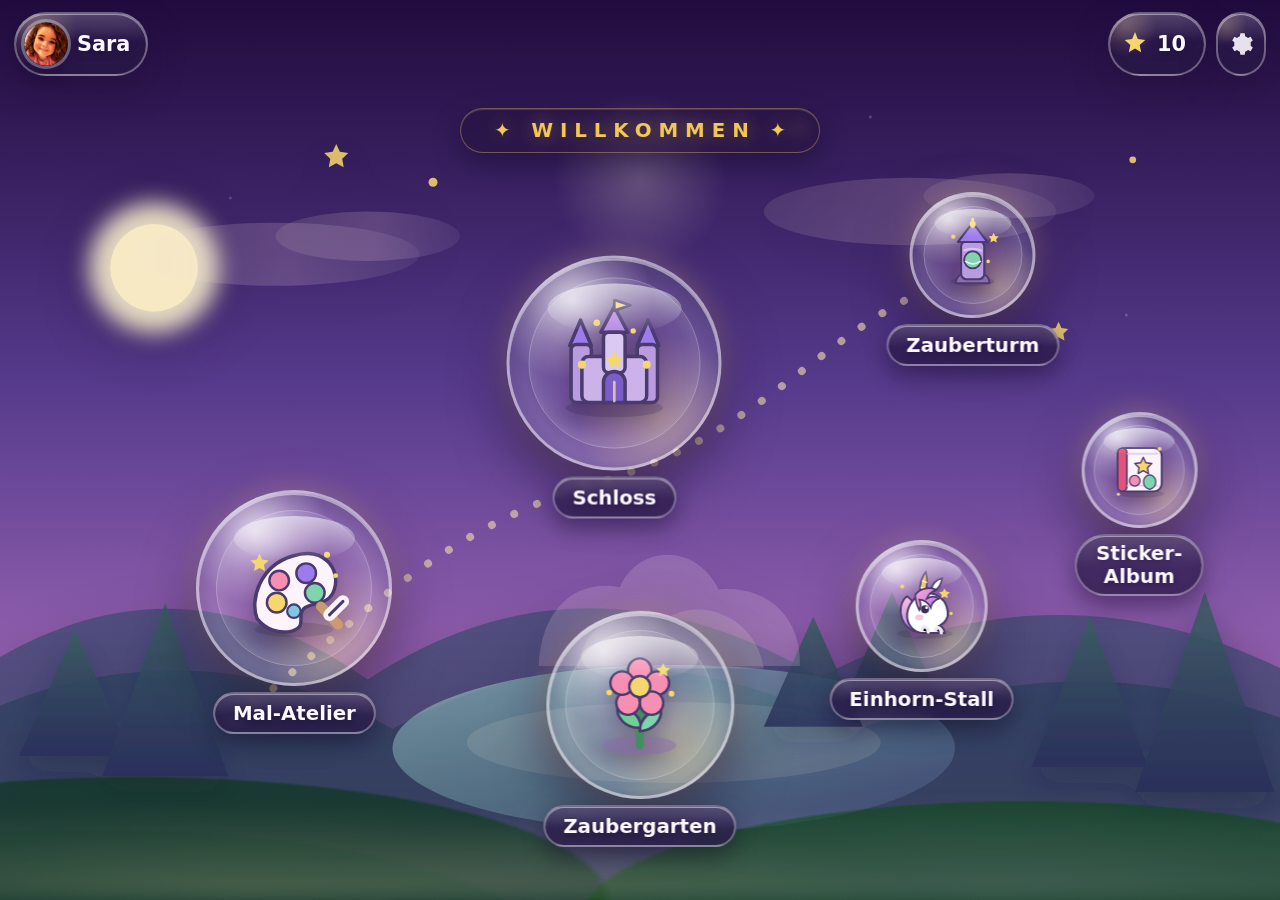
<file: index.html>
<!DOCTYPE html>
<html lang="de">
<head>
<meta charset="UTF-8">
<meta name="viewport" content="width=device-width, initial-scale=1.0, maximum-scale=1.0, user-scalable=no, viewport-fit=cover">
<title>Saras Zauberwelt</title>
<meta name="description" content="Eine Zauberwelt zum Malen, Anziehen, Gärtnern, Zaubern und Kuscheln – für Sara">
<link rel="manifest" href="manifest.webmanifest">
<meta name="apple-mobile-web-app-capable" content="yes">
<meta name="mobile-web-app-capable" content="yes">
<meta name="apple-mobile-web-app-status-bar-style" content="black-translucent">
<meta name="apple-mobile-web-app-title" content="Sara">
<meta name="theme-color" content="#31215c">
<link rel="apple-touch-icon" href="icons/apple-touch-icon.png">
<link rel="icon" href="icons/icon-192.png" type="image/png">
<link rel="stylesheet" href="css/style.css">
</head>
<body>

<!-- Floating ambient stars (filled by JS) -->
<div id="ambient" aria-hidden="true"></div>

<!-- shared paint servers (must live in a rendered svg, ids referenced across the app) -->
<svg width="0" height="0" style="position:absolute" aria-hidden="true">
  <defs>
    <linearGradient id="regenbogen-fill" x1="0" y1="0" x2="1" y2="1">
      <stop offset="0" stop-color="#ef6461"/><stop offset=".25" stop-color="#f5d76e"/>
      <stop offset=".5" stop-color="#8bc98a"/><stop offset=".75" stop-color="#7ec8e3"/>
      <stop offset="1" stop-color="#9b7ede"/>
    </linearGradient>
    <radialGradient id="glitzer-fill" cx=".35" cy=".3" r="1">
      <stop offset="0" stop-color="#fdf0c2"/><stop offset=".55" stop-color="#f5d76e"/>
      <stop offset="1" stop-color="#d9a441"/>
    </radialGradient>
    <linearGradient id="m-horn" x1="0" y1="1" x2="0.4" y2="0">
      <stop offset="0" stop-color="#f6dd8d"/><stop offset="1" stop-color="#e9b64d"/>
    </linearGradient>
    <linearGradient id="m-mane" x1="0" y1="0" x2="1" y2="1">
      <stop offset="0" stop-color="#f9a8cf"/><stop offset=".55" stop-color="#d98ae0"/><stop offset="1" stop-color="#9d7bec"/>
    </linearGradient>
    <linearGradient id="m-mane2" x1="0" y1="0" x2="0" y2="1">
      <stop offset="0" stop-color="#fac1dc"/><stop offset="1" stop-color="#b78ae6"/>
    </linearGradient>
    <linearGradient id="m-face" x1="0" y1="0" x2="0" y2="1">
      <stop offset="0" stop-color="#ffffff"/><stop offset="1" stop-color="#f3ecfa"/>
    </linearGradient>
    <linearGradient id="d-skin" x1="0" y1="0" x2="0" y2="1">
      <stop offset="0" stop-color="#fbe0c8"/><stop offset="1" stop-color="#f3ceac"/>
    </linearGradient>
    <linearGradient id="d-dress1" x1="0" y1="0" x2="0" y2="1">
      <stop offset="0" stop-color="#fa9ec1"/><stop offset="1" stop-color="#e86fa4"/>
    </linearGradient>
    <linearGradient id="d-dress2" x1="0" y1="0" x2="0" y2="1">
      <stop offset="0" stop-color="#a98be8"/><stop offset="1" stop-color="#7c5cc9"/>
    </linearGradient>
    <linearGradient id="d-dress3" x1="0" y1="0" x2="0" y2="1">
      <stop offset="0" stop-color="#b8ecd7"/><stop offset="1" stop-color="#7fd4ae"/>
    </linearGradient>
    <linearGradient id="d-dress4" x1="0" y1="0" x2="0" y2="1">
      <stop offset="0" stop-color="#f6d888"/><stop offset="1" stop-color="#e6ac45"/>
    </linearGradient>
    <linearGradient id="d-wing" x1="0" y1="0" x2="0" y2="1">
      <stop offset="0" stop-color="#ffffff" stop-opacity=".95"/><stop offset="1" stop-color="#cfe8ff" stop-opacity=".7"/>
    </linearGradient>
    <linearGradient id="d-hairblond" x1="0" y1="0" x2="0" y2="1">
      <stop offset="0" stop-color="#f8dc90"/><stop offset="1" stop-color="#eec163"/>
    </linearGradient>
    <linearGradient id="d-hairbraun" x1="0" y1="0" x2="0" y2="1">
      <stop offset="0" stop-color="#a5714a"/><stop offset="1" stop-color="#845234"/>
    </linearGradient>
    <linearGradient id="d-hairrosa" x1="0" y1="0" x2="0" y2="1">
      <stop offset="0" stop-color="#fbc0da"/><stop offset="1" stop-color="#ef8fc0"/>
    </linearGradient>
    <linearGradient id="d-hairlila" x1="0" y1="0" x2="0" y2="1">
      <stop offset="0" stop-color="#c9a4f2"/><stop offset="1" stop-color="#9d72d8"/>
    </linearGradient>
    <linearGradient id="f-mane" x1="1" y1="0" x2="0" y2="0">
      <stop offset="0" stop-color="#f9a8cf"/><stop offset=".5" stop-color="#d98ae0"/><stop offset="1" stop-color="#9d7bec"/>
    </linearGradient>
    <radialGradient id="orb-glass" cx=".35" cy=".28" r="1">
      <stop offset="0" stop-color="#ffffff" stop-opacity=".45"/>
      <stop offset=".45" stop-color="#ffffff" stop-opacity=".14"/>
      <stop offset="1" stop-color="#ffffff" stop-opacity=".05"/>
    </radialGradient>
    <linearGradient id="trank-liquid" x1="0" y1="0" x2="0" y2="1">
      <stop offset="0" stop-color="#9be8cf"/><stop offset="1" stop-color="#5fc9a8"/>
    </linearGradient>
  </defs>
</svg>

<!-- ============ HUD (shared) ============ -->
<div id="hud" class="hud">
  <button class="hud-pill hud-sara" data-go="karte" aria-label="Zauberkarte">
    <span class="hud-avatar" aria-hidden="true">
      <img src="icons/sara-avatar.png" alt="" style="width:100%;height:100%;display:block;border-radius:50%;object-fit:cover;object-position:center">
    </span>
    <span class="hud-name">Sara</span>
  </button>
  <div class="hud-right">
    <div class="hud-pill hud-dust" id="hud-dust" aria-label="Feenstaub">
      <svg viewBox="0 0 24 24" aria-hidden="true"><path fill="#f5d76e" d="M12 1 l2.6 6.4 6.9 .8 -5.2 4.7 1.4 6.8 -5.7 -3.6 -5.7 3.6 1.4 -6.8 -5.2 -4.7 6.9 -.8 Z"/></svg>
      <span id="dust-count">0</span>
    </div>
    <button class="hud-pill hud-gear" data-go="eltern-gate" aria-label="Eltern-Ecke">
      <svg viewBox="0 0 24 24"><path fill="currentColor" d="M12 8a4 4 0 1 0 0 8 4 4 0 0 0 0-8Zm9 4c0-.6-.05-1.1-.14-1.6l2-1.6-2-3.4-2.4 1a7.6 7.6 0 0 0-2.7-1.6L15.4 2h-4l-.4 2.8a7.6 7.6 0 0 0-2.7 1.6l-2.4-1-2 3.4 2 1.6c-.08.5-.13 1-.13 1.6s.05 1.1.14 1.6l-2 1.6 2 3.4 2.4-1c.8.7 1.7 1.2 2.7 1.6l.4 2.8h4l.4-2.8c1-.4 1.9-.9 2.7-1.6l2.4 1 2-3.4-2-1.6c.1-.5.14-1 .14-1.6Z"/></svg>
    </button>
  </div>
</div>

<!-- ============ 1 · ZAUBERKARTE ============ -->
<main id="screen-karte" class="screen is-active" aria-label="Zauberkarte">
  <svg class="karte-deko" viewBox="0 0 1200 800" preserveAspectRatio="xMidYMid slice" aria-hidden="true">
    <defs>
      <filter id="moon-blur" x="-50%" y="-50%" width="200%" height="200%"><feGaussianBlur stdDeviation="10"/></filter>
      <filter id="soft-shadow" x="-30%" y="-30%" width="160%" height="160%"><feDropShadow dx="0" dy="14" stdDeviation="12" flood-color="#241640" flood-opacity=".28"/></filter>
      <linearGradient id="karte-lake" x1="0" y1="0" x2="1" y2="1">
        <stop offset="0" stop-color="#bff2e4" stop-opacity=".85"/>
        <stop offset=".55" stop-color="#8fd8d4" stop-opacity=".58"/>
        <stop offset="1" stop-color="#7e8de3" stop-opacity=".28"/>
      </linearGradient>
      <linearGradient id="karte-tree" x1="0" y1="0" x2="0" y2="1">
        <stop offset="0" stop-color="#365f5b"/>
        <stop offset="1" stop-color="#26305b"/>
      </linearGradient>
      <linearGradient id="karte-rose-cloud" x1="0" y1="0" x2="1" y2="0">
        <stop offset="0" stop-color="#fff4df" stop-opacity=".14"/>
        <stop offset=".55" stop-color="#ffd4e7" stop-opacity=".26"/>
        <stop offset="1" stop-color="#ffffff" stop-opacity=".08"/>
      </linearGradient>
    </defs>
    <circle cx="168" cy="238" r="58" fill="#fdf3cf" opacity=".9" filter="url(#moon-blur)"/>
    <circle cx="168" cy="238" r="39" fill="#fff4c8" opacity=".92"/>
    <g opacity=".74" fill="url(#karte-rose-cloud)">
      <ellipse cx="276" cy="226" rx="128" ry="28"/>
      <ellipse cx="358" cy="210" rx="82" ry="22"/>
      <ellipse cx="840" cy="188" rx="130" ry="30"/>
      <ellipse cx="928" cy="174" rx="76" ry="20"/>
    </g>
    <path d="M0 604 C120 520 238 520 358 604 C486 520 620 520 760 602 C900 528 1050 526 1200 610 L1200 800 L0 800 Z" fill="#314869" opacity=".64"/>
    <path d="M0 642 C128 576 270 584 380 648 C514 572 658 578 790 650 C928 590 1062 592 1200 650 L1200 800 L0 800 Z" fill="#27425c" opacity=".72"/>
    <ellipse cx="630" cy="665" rx="250" ry="74" fill="url(#karte-lake)" opacity=".62"/>
    <ellipse cx="630" cy="660" rx="184" ry="36" fill="#fff4dc" opacity=".13"/>
    <g fill="url(#karte-tree)" opacity=".84" filter="url(#soft-shadow)">
      <path d="M48 672 L98 560 L148 672 Z"/>
      <path d="M122 690 L178 536 L234 690 Z"/>
      <path d="M948 682 L1000 548 L1052 682 Z"/>
      <path d="M1040 704 L1102 526 L1164 704 Z"/>
      <path d="M780 628 L824 526 L868 628 Z"/>
      <path d="M710 646 L754 548 L798 646 Z"/>
    </g>
    <g opacity=".86" filter="url(#soft-shadow)">
      <path d="M510 592 C512 542 542 514 582 522 C598 484 650 482 670 524 C714 520 744 550 742 592 Z" fill="#f5d5ef" opacity=".22"/>
      <path d="M544 594 C552 550 592 532 626 548 C660 530 704 552 710 594 Z" fill="#fff6dc" opacity=".18"/>
    </g>
    <path id="karte-pfad" d="M240 640 C340 560 420 470 560 430 C700 390 760 300 850 260" fill="none" stroke="#f0dcae" stroke-width="7" stroke-linecap="round" stroke-dasharray="0.1 22" opacity=".65"/>
    <g fill="#f5d76e" opacity=".9">
      <path d="M330 128 l3.2 6.9 7.5 1.1 -5.4 5.2 1.3 7.5 -6.6 -3.5 -6.6 3.5 1.3 -7.5 -5.4 -5.2 7.5 -1.1 Z"/>
      <path d="M972 286 l2.6 5.5 6 .9 -4.3 4.2 1 6 -5.3 -2.8 -5.3 2.8 1 -6 -4.3 -4.2 6 -.9 Z"/>
      <circle cx="416" cy="162" r="4"/>
      <circle cx="742" cy="114" r="3.5"/>
      <circle cx="1038" cy="142" r="3"/>
    </g>
  </svg>
  <div class="karte-titel" aria-hidden="true">
    <span>✦</span> WILLKOMMEN <span>✦</span>
  </div>
  <nav class="karte" id="karte-orbs" aria-label="Spielwelt"></nav>
</main>

<!-- ============ 2 · MAL-ATELIER ============ -->
<section id="screen-malen" class="screen" aria-label="Mal-Atelier">
  <button class="btn-home" data-go="karte" aria-label="Zur Karte">
    <svg viewBox="0 0 48 48"><path d="M8 24 L24 8 L40 24 M13 21 L13 40 L35 40 L35 21" fill="none" stroke="currentColor" stroke-width="5" stroke-linecap="round" stroke-linejoin="round"/></svg>
  </button>
  <div class="malen-kopf" id="malen-tabs" role="tablist" aria-label="Bilder"></div>
  <div class="malen-mitte">
    <div class="canvas-wrap" id="canvas-wrap"></div>
    <aside class="sticker-lade" id="sticker-lade" aria-label="Sticker">
      <p class="lade-titel">Sticker</p>
      <div class="lade-grid" id="sticker-grid"></div>
    </aside>
  </div>
  <div class="palette" id="palette" role="toolbar" aria-label="Farben"></div>
  <button class="btn-round btn-reset" id="btn-reset" aria-label="Neu anfangen">
    <svg viewBox="0 0 48 48"><path d="M38 22 A15 15 0 1 0 36 32" fill="none" stroke="currentColor" stroke-width="5" stroke-linecap="round"/><path d="M39 12 L39 23 L28 21" fill="none" stroke="currentColor" stroke-width="5" stroke-linecap="round" stroke-linejoin="round"/></svg>
  </button>
</section>

<!-- ============ 3 · ANKLEIDEZIMMER ============ -->
<section id="screen-anziehen" class="screen" aria-label="Ankleidezimmer">
  <button class="btn-home" data-go="karte" aria-label="Zur Karte">
    <svg viewBox="0 0 48 48"><path d="M8 24 L24 8 L40 24 M13 21 L13 40 L35 40 L35 21" fill="none" stroke="currentColor" stroke-width="5" stroke-linecap="round" stroke-linejoin="round"/></svg>
  </button>

  <div class="dress-layout">
    <div class="kat-rail" id="kat-rail" role="tablist" aria-label="Kategorien"></div>

    <div class="doll-stage">
      <div class="spotlight" aria-hidden="true"></div>
      <svg id="doll" viewBox="0 0 320 520" aria-label="Prinzessin Sara">
        <g id="layer-hair-back"></g>
        <g id="doll-body">
          <path fill="url(#d-skin)" d="M144 152 L144 186 Q160 196 176 186 L176 152 Z"/>
          <circle cx="160" cy="112" r="55" fill="url(#d-skin)"/>
          <circle cx="106" cy="116" r="9" fill="url(#d-skin)"/>
          <circle cx="214" cy="116" r="9" fill="url(#d-skin)"/>
          <path d="M124 208 C100 240 92 278 94 312" fill="none" stroke="url(#d-skin)" stroke-width="19" stroke-linecap="round"/>
          <path d="M196 208 C220 240 228 278 226 312" fill="none" stroke="url(#d-skin)" stroke-width="19" stroke-linecap="round"/>
          <circle cx="94" cy="316" r="12" fill="url(#d-skin)"/>
          <circle cx="226" cy="316" r="12" fill="url(#d-skin)"/>
          <path d="M146 396 L146 462 M174 396 L174 462" stroke="url(#d-skin)" stroke-width="19" stroke-linecap="round"/>
          <path fill="#d4548a" d="M132 462 C132 454 140 448 148 450 C154 452 158 458 158 464 L158 472 C158 476 154 478 150 478 L138 478 C134 478 132 474 132 470 Z"/>
          <path fill="#d4548a" d="M188 462 C188 454 180 448 172 450 C166 452 162 458 162 464 L162 472 C162 476 166 478 170 478 L182 478 C186 478 188 474 188 470 Z"/>
        </g>
        <g id="doll-face">
          <ellipse cx="140" cy="112" rx="7" ry="9" fill="#3d2b66"/>
          <ellipse cx="180" cy="112" rx="7" ry="9" fill="#3d2b66"/>
          <circle cx="142.5" cy="108.5" r="2.6" fill="#fff"/>
          <circle cx="182.5" cy="108.5" r="2.6" fill="#fff"/>
          <path d="M130 96 C133 92 139 90 144 91 M170 91 C175 90 181 92 184 96" fill="none" stroke="#c99b6f" stroke-width="3.4" stroke-linecap="round"/>
          <ellipse cx="126" cy="130" rx="9" ry="6" fill="#f8a8c8" opacity=".6"/>
          <ellipse cx="194" cy="130" rx="9" ry="6" fill="#f8a8c8" opacity=".6"/>
          <path d="M150 134 Q160 143 170 134" fill="none" stroke="#b06a4d" stroke-width="4" stroke-linecap="round"/>
        </g>
        <g id="layer-dress"></g>
        <g id="layer-hair-front"></g>
        <g id="layer-crown"></g>
        <g id="layer-extra"></g>
      </svg>
    </div>

    <aside class="item-panel">
      <p class="panel-titel" id="panel-titel">Kleider</p>
      <div class="item-grid" id="item-grid"></div>
      <div class="panel-aktionen">
        <button class="btn-round btn-magic" id="btn-zufall" aria-label="Überraschung!">
          <svg viewBox="0 0 48 48"><path d="M30 10 L38 18 L16 40 L8 32 Z" fill="#f5d76e" stroke="currentColor" stroke-width="4" stroke-linejoin="round"/><path d="M36 6 l2 4 4 2 -4 2 -2 4 -2 -4 -4 -2 4 -2 Z" fill="currentColor"/><circle cx="10" cy="14" r="2.6" fill="currentColor"/><circle cx="42" cy="30" r="2.6" fill="currentColor"/></svg>
        </button>
        <button class="btn-round btn-foto" id="btn-foto" aria-label="Look speichern">
          <svg viewBox="0 0 48 48"><rect x="6" y="14" width="36" height="26" rx="6" fill="none" stroke="currentColor" stroke-width="4"/><path d="M17 14 L20 8 L28 8 L31 14" fill="none" stroke="currentColor" stroke-width="4" stroke-linejoin="round"/><circle cx="24" cy="27" r="7" fill="none" stroke="currentColor" stroke-width="4"/></svg>
        </button>
      </div>
    </aside>
  </div>
  <div class="foto-blitz" id="foto-blitz" aria-hidden="true"></div>
</section>

<!-- ============ 4 · ZAUBERGARTEN ============ -->
<section id="screen-garten" class="screen" aria-label="Zaubergarten">
  <button class="btn-home" data-go="karte" aria-label="Zur Karte">
    <svg viewBox="0 0 48 48"><path d="M8 24 L24 8 L40 24 M13 21 L13 40 L35 40 L35 21" fill="none" stroke="currentColor" stroke-width="5" stroke-linecap="round" stroke-linejoin="round"/></svg>
  </button>

  <div class="garden-scene">
    <svg class="garden-bg" viewBox="0 0 1000 620" preserveAspectRatio="xMidYMax slice" aria-hidden="true">
      <defs>
        <linearGradient id="g-sky" x1="0" y1="0" x2="0" y2="1">
          <stop offset="0" stop-color="var(--sky-top)"/>
          <stop offset=".62" stop-color="var(--sky-mid)"/>
          <stop offset="1" stop-color="var(--sky-low)"/>
        </linearGradient>
      </defs>
      <rect width="1000" height="620" fill="url(#g-sky)"/>
      <path d="M842 98 A52 52 0 1 0 842 202 A64 64 0 0 1 842 98 Z" fill="var(--gold)" opacity=".95"/>
      <g fill="var(--gold)" opacity=".9">
        <path d="M920 190 l4 8.6 9.4 1.4 -6.8 6.6 1.6 9.4 -8.2 -4.4 -8.2 4.4 1.6 -9.4 -6.8 -6.6 9.4 -1.4 Z"/>
        <circle cx="770" cy="110" r="5"/>
      </g>
      <g class="drift" fill="#ffffff" opacity=".85">
        <ellipse cx="200" cy="110" rx="70" ry="26"/><ellipse cx="260" cy="96" rx="52" ry="22"/>
      </g>
      <g class="drift drift-slow" fill="#ffffff" opacity=".65">
        <ellipse cx="620" cy="180" rx="60" ry="22"/><ellipse cx="668" cy="168" rx="44" ry="18"/>
      </g>
      <ellipse cx="240" cy="700" rx="620" ry="290" fill="var(--hill-back)"/>
      <g fill="oklch(0.50 0.11 300)" opacity=".85">
        <rect x="120" y="330" width="26" height="80"/>
        <rect x="196" y="330" width="26" height="80"/>
        <rect x="140" y="352" width="62" height="60"/>
        <path d="M114 330 L133 296 L152 330 Z"/>
        <path d="M190 330 L209 296 L228 330 Z"/>
        <rect x="162" y="316" width="18" height="44"/>
        <path d="M158 316 L171 292 L184 316 Z"/>
        <path d="M171 294 L171 278 L186 283 L171 288 Z"/>
      </g>
      <ellipse cx="820" cy="740" rx="640" ry="300" fill="var(--hill-front)"/>
    </svg>
    <div class="plots" id="plots"></div>
    <div id="falter" aria-hidden="true"></div>
  </div>

  <aside class="laden" id="samen-laden" aria-label="Samen-Laden">
    <p class="laden-titel">🌱 Samen-Laden</p>
    <div id="laden-liste"></div>
  </aside>

  <!-- celebration unicorn -->
  <div id="uni-fly" class="uni-fly" hidden aria-hidden="true">
    <svg viewBox="0 0 280 190">
      <g fill="none" stroke-linecap="round" opacity=".85">
        <path d="M8 78 C40 66 72 64 100 70" stroke="#f78fb3" stroke-width="9"/>
        <path d="M10 92 C42 82 72 80 100 86" stroke="#f5d76e" stroke-width="9"/>
        <path d="M12 106 C44 98 74 96 102 102" stroke="#a8e6cf" stroke-width="9"/>
      </g>
      <path fill="url(#f-mane)" d="M66 96 C46 84 26 86 16 98 C30 100 40 106 46 116 C36 118 30 126 32 136 C44 134 56 126 66 128 Z"/>
      <path stroke="#efe6f8" stroke-width="13" stroke-linecap="round" fill="none" d="M92 128 C84 140 82 150 84 160"/>
      <path fill="#fff" d="M64 102 C64 76 90 62 126 62 L158 62 C190 62 210 80 210 104 C210 124 194 138 170 140 L100 140 C76 138 64 122 64 102 Z"/>
      <path stroke="#fff" stroke-width="13" stroke-linecap="round" fill="none" d="M182 122 C196 130 206 142 210 154 M158 132 C164 144 166 154 164 164"/>
      <path stroke="#efe6f8" stroke-width="13" stroke-linecap="round" fill="none" d="M116 134 C112 146 112 156 114 164"/>
      <circle cx="216" cy="64" r="26" fill="#fff"/>
      <path fill="#fff" d="M230 84 C242 84 250 90 250 98 C250 105 243 110 233 110 L218 110 Z"/>
      <path fill="#e9b64d" d="M220 38 C221 28 226 16 234 8 C236 18 235 30 230 40 Z"/>
      <path fill="#fff" d="M234 42 C240 34 248 30 256 30 C253 40 247 48 239 51 Z"/>
      <path fill="#f2b8d4" d="M238 42 C242 37 247 34 252 34 C250 40 246 45 241 47 Z"/>
      <path fill="url(#f-mane)" d="M196 46 C168 30 132 28 102 40 C130 42 152 50 166 64 C142 58 116 60 96 70 C124 72 146 82 158 96 L176 88 C170 74 176 60 190 54 Z"/>
      <circle cx="222" cy="62" r="6" fill="#3d2b66"/>
      <circle cx="224" cy="60" r="2" fill="#fff"/>
      <ellipse cx="208" cy="76" rx="7" ry="5" fill="#f8a8c8" opacity=".6"/>
      <path d="M232 96 C236 99 241 99 244 96" fill="none" stroke="#8d6bb0" stroke-width="3.5" stroke-linecap="round"/>
      <g fill="#f5d76e">
        <path d="M120 20 l3.4 7.2 7.8 1.1 -5.6 5.4 1.3 7.8 -6.9 -3.8 -6.9 3.8 1.3 -7.8 -5.6 -5.4 7.8 -1.1 Z"/>
        <circle cx="60" cy="40" r="4"/>
        <circle cx="180" cy="170" r="4"/>
      </g>
    </svg>
  </div>
</section>

<!-- ============ 5 · ZAUBERTURM (Tränke) ============ -->
<section id="screen-trank" class="screen" aria-label="Zauberturm">
  <button class="btn-home" data-go="karte" aria-label="Zur Karte">
    <svg viewBox="0 0 48 48"><path d="M8 24 L24 8 L40 24 M13 21 L13 40 L35 40 L35 21" fill="none" stroke="currentColor" stroke-width="5" stroke-linecap="round" stroke-linejoin="round"/></svg>
  </button>

  <div class="trank-layout">
    <div class="kessel-buehne">
      <div class="trank-slots" id="trank-slots" aria-hidden="true"></div>
      <svg id="kessel" viewBox="0 0 360 300" aria-label="Zauberkessel">
        <ellipse cx="180" cy="278" rx="120" ry="16" fill="#241640" opacity=".55"/>
        <path fill="#4b3a72" d="M60 130 C60 116 82 106 110 102 L250 102 C278 106 300 116 300 130 C300 190 258 244 180 244 C102 244 60 190 60 130 Z"/>
        <path fill="#3a2b5e" d="M60 130 C60 148 300 148 300 130 C300 190 258 244 180 244 C102 244 60 190 60 130 Z"/>
        <ellipse id="kessel-liquid" cx="180" cy="128" rx="118" ry="24" fill="url(#trank-liquid)"/>
        <g id="kessel-bubbles"></g>
        <path fill="#4b3a72" d="M44 120 C36 120 30 128 32 136 C34 144 42 148 50 146 L66 140 C58 134 52 128 44 120 Z"/>
        <path fill="#4b3a72" d="M316 120 C324 120 330 128 328 136 C326 144 318 148 310 146 L294 140 C302 134 308 128 316 120 Z"/>
        <path d="M120 258 L112 278 M240 258 L248 278" stroke="#3a2b5e" stroke-width="12" stroke-linecap="round"/>
        <g id="ruehr-stab">
          <path d="M236 40 L204 118" stroke="#c99b6f" stroke-width="10" stroke-linecap="round"/>
          <circle cx="238" cy="36" r="9" fill="#f5d76e"/>
        </g>
      </svg>
      <button class="btn-fertig" id="btn-brauen" hidden aria-label="Zauberstab rühren">
        <svg viewBox="0 0 48 48" aria-hidden="true">
          <path d="M30 10 L38 18 L16 40 L8 32 Z" fill="#fff6cf" stroke="currentColor" stroke-width="4" stroke-linejoin="round"/>
          <path d="M36 5 l2.4 5.2 5.6 .8 -4 3.8 .9 5.5 -4.9 -2.7 -4.9 2.7 .9 -5.5 -4 -3.8 5.6 -.8 Z" fill="currentColor"/>
          <circle cx="11" cy="13" r="2.6" fill="currentColor"/>
          <circle cx="42" cy="31" r="2.6" fill="currentColor"/>
        </svg>
      </button>
      <div class="trank-ergebnis" id="trank-ergebnis" hidden></div>
    </div>

    <aside class="laden zutaten" aria-label="Zutaten">
      <p class="laden-titel">Zutaten</p>
      <div class="zutaten-grid" id="zutaten-grid"></div>
    </aside>
  </div>
</section>

<!-- ============ 6 · EINHORN-STALL ============ -->
<section id="screen-stall" class="screen" aria-label="Einhorn-Stall">
  <button class="btn-home" data-go="karte" aria-label="Zur Karte">
    <svg viewBox="0 0 48 48"><path d="M8 24 L24 8 L40 24 M13 21 L13 40 L35 40 L35 21" fill="none" stroke="currentColor" stroke-width="5" stroke-linecap="round" stroke-linejoin="round"/></svg>
  </button>

  <div class="glueck" id="glueck" aria-label="Glück">
    <span class="glueck-label">Glück</span>
    <span id="glueck-herzen"></span>
  </div>

  <div class="stall-buehne">
    <div class="stall-boden" aria-hidden="true"></div>
    <svg id="stall-uni" viewBox="0 0 300 260" aria-label="Einhorn Luna">
      <ellipse cx="150" cy="244" rx="105" ry="12" fill="#241640" opacity=".4"/>
      <!-- tail -->
      <path fill="url(#m-mane)" d="M56 150 C36 140 20 146 14 160 C28 160 38 166 44 176 C34 178 28 188 32 198 C46 194 58 184 66 186 Z"/>
      <!-- body -->
      <path fill="#fff" d="M56 160 C56 128 88 110 130 110 L172 110 C210 110 234 132 234 162 C234 188 214 206 184 208 L96 208 C70 206 56 188 56 160 Z"/>
      <!-- legs -->
      <path stroke="#fff" stroke-width="16" stroke-linecap="round" d="M92 204 L90 240 M126 208 L126 242 M176 208 L178 242 M208 200 L212 238"/>
      <path stroke="#efe6f8" stroke-width="16" stroke-linecap="round" d="M108 206 L106 240"/>
      <!-- neck + head -->
      <path fill="#fff" d="M196 128 C196 88 216 62 244 58 C260 56 272 66 272 80 C272 92 264 100 254 104 L232 148 Z"/>
      <circle cx="250" cy="84" r="30" fill="#fff"/>
      <path fill="#fff" d="M266 106 C280 106 290 113 290 122 C290 130 282 136 270 136 L252 136 Z"/>
      <!-- horn + ear -->
      <path fill="url(#m-horn)" d="M252 52 C253 40 259 26 268 16 C270 28 269 42 263 54 Z"/>
      <path fill="#fff" d="M268 58 C275 49 284 44 293 44 C290 56 283 65 274 68 Z"/>
      <path fill="#f2b8d4" d="M272 58 C277 52 283 48 288 48 C286 55 281 61 276 64 Z"/>
      <!-- mane -->
      <path fill="url(#m-mane)" d="M228 60 C204 46 174 46 152 58 C176 60 194 68 204 82 C186 78 166 82 152 92 C174 94 190 104 198 120 L216 112 C210 98 214 82 226 74 Z"/>
      <g id="uni-schleife" hidden>
        <path fill="#e0537a" d="M204 66 C196 58 184 60 180 68 C186 72 194 74 202 72 C194 78 192 88 198 94 C206 90 210 82 208 74 C214 80 224 80 228 74 C222 68 212 64 204 66 Z"/>
        <circle cx="203" cy="73" r="5" fill="#f78fb3"/>
      </g>
      <!-- face -->
      <g id="uni-auge-offen">
        <circle cx="258" cy="82" r="6.5" fill="#3d2b66"/>
        <circle cx="260.5" cy="79.5" r="2.2" fill="#fff"/>
      </g>
      <path id="uni-auge-zu" hidden d="M251 82 C255 86 261 86 265 82" stroke="#3d2b66" stroke-width="3.6" fill="none" stroke-linecap="round"/>
      <ellipse cx="244" cy="98" rx="8" ry="5.5" fill="#f8a8c8" opacity=".65"/>
      <path d="M272 122 C276 125 281 125 284 122" fill="none" stroke="#8d6bb0" stroke-width="3.5" stroke-linecap="round"/>
      <g id="uni-futter" hidden></g>
    </svg>
  </div>

  <div class="pflege" id="pflege" role="toolbar" aria-label="Pflege"></div>
</section>

<!-- ============ 7 · STICKER-ALBUM ============ -->
<section id="screen-album" class="screen" aria-label="Sticker-Album">
  <button class="btn-home" data-go="karte" aria-label="Zur Karte">
    <svg viewBox="0 0 48 48"><path d="M8 24 L24 8 L40 24 M13 21 L13 40 L35 40 L35 21" fill="none" stroke="currentColor" stroke-width="5" stroke-linecap="round" stroke-linejoin="round"/></svg>
  </button>
  <div class="album-rahmen">
    <p class="album-titel">📖 Mein Album</p>
    <div class="album-layout">
      <div class="album-tabs" id="album-tabs" role="tablist"></div>
      <div class="album-seite" id="album-seite"></div>
    </div>
  </div>
</section>

<!-- ============ 8 · ELTERN-ECKE ============ -->
<section id="screen-eltern-gate" class="screen" aria-label="Eltern-Türe">
  <button class="btn-home" data-go="karte" aria-label="Zur Karte">
    <svg viewBox="0 0 48 48"><path d="M8 24 L24 8 L40 24 M13 21 L13 40 L35 40 L35 21" fill="none" stroke="currentColor" stroke-width="5" stroke-linecap="round" stroke-linejoin="round"/></svg>
  </button>
  <div class="gate-mitte">
    <p class="gate-hinweis">NUR FÜR ERWACHSENE</p>
    <h2 class="gate-titel">Halte den Kreis<br>3 Sekunden gedrückt</h2>
    <button class="gate-kreis" id="gate-kreis" aria-label="3 Sekunden halten">
      <svg class="gate-ring" viewBox="0 0 120 120" aria-hidden="true">
        <circle cx="60" cy="60" r="52" fill="none" stroke="#4b3a72" stroke-width="8"/>
        <circle id="gate-progress" cx="60" cy="60" r="52" fill="none" stroke="#f0c964" stroke-width="8" stroke-linecap="round" stroke-dasharray="326.7" stroke-dashoffset="326.7" transform="rotate(-90 60 60)"/>
      </svg>
      <svg class="gate-schild" viewBox="0 0 24 24" aria-hidden="true"><path fill="#f0c964" d="M12 2 L20 5 v6 c0 5 -3.4 9.4 -8 11 c-4.6 -1.6 -8 -6 -8 -11 V5 Z M10.5 14.5 L7.5 11.5 l1.4 -1.4 l1.6 1.6 l4.6 -4.6 l1.4 1.4 Z"/></svg>
    </button>
    <p class="gate-sub">Loslassen bricht ab</p>
  </div>
</section>

<section id="screen-eltern" class="screen" aria-label="Eltern-Ecke">
  <div class="eltern-kopf">
    <button class="btn-home eltern-zurueck" data-go="karte" aria-label="Zurück">
      <svg viewBox="0 0 48 48"><path d="M30 10 L16 24 L30 38" fill="none" stroke="currentColor" stroke-width="5" stroke-linecap="round" stroke-linejoin="round"/></svg>
    </button>
    <h2>Eltern-Ecke</h2>
  </div>
  <div class="eltern-grid">
    <div class="eltern-karte">
      <h3>🔈 Ton & Musik</h3>
      <label class="schalter-zeile"><span>Musik</span><input type="checkbox" id="opt-musik" class="schalter"></label>
      <label class="schalter-zeile"><span>Soundeffekte</span><input type="checkbox" id="opt-sound" class="schalter" checked></label>
    </div>
    <div class="eltern-karte">
      <h3>⭐ Fortschritt</h3>
      <div class="fortschritt" id="eltern-fortschritt"></div>
    </div>
    <div class="eltern-karte">
      <h3>⚙️ Verwaltung</h3>
      <p class="eltern-info">🔒 Keine Käufe, keine Werbung, kein Internet nötig ✓</p>
      <button class="btn-reset-all" id="btn-reset-all">↺ Fortschritt zurücksetzen</button>
    </div>
  </div>
</section>

<script src="js/state.js"></script>
<script src="js/audio.js"></script>
<script src="js/sparkle.js"></script>
<script src="js/karte.js"></script>
<script src="js/malen.js"></script>
<script src="js/anziehen.js"></script>
<script src="js/garten.js"></script>
<script src="js/trank.js"></script>
<script src="js/stall.js"></script>
<script src="js/album.js"></script>
<script src="js/eltern.js"></script>
<script src="js/app.js"></script>
</body>
</html>
</file>
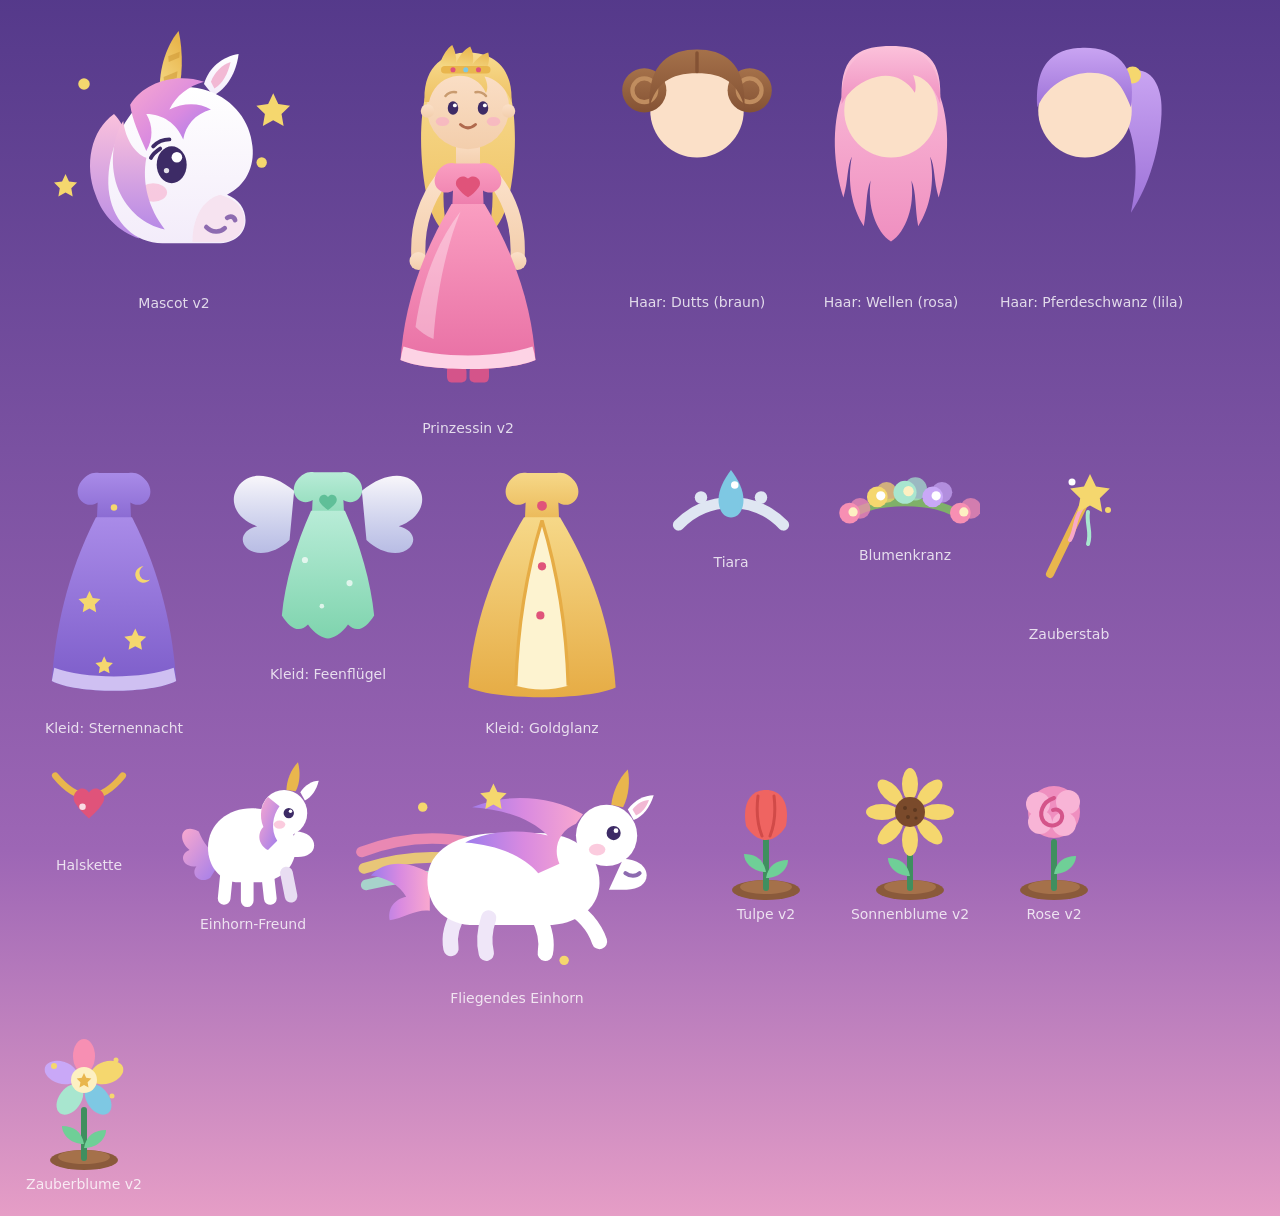
<file: art.html>
<!DOCTYPE html>
<html lang="de">
<head>
<meta charset="UTF-8">
<meta name="viewport" content="width=device-width, initial-scale=1">
<title>Art Workbench</title>
<style>
  body {
    margin: 0; min-height: 100vh;
    background: linear-gradient(180deg, oklch(0.42 0.13 296), oklch(0.60 0.13 315) 70%, oklch(0.78 0.10 345));
    font-family: ui-rounded, system-ui;
    color: #fff;
    display: flex; flex-wrap: wrap; gap: 24px; padding: 24px;
    align-items: flex-start;
  }
  .card { text-align: center; }
  .card svg { display: block; }
  .card p { margin: 6px 0 0; opacity: .8; font-size: 14px; }
  .paper { background: #fdfbfd; border-radius: 20px; }
</style>
</head>
<body>

<!-- ============ MASCOT UNICORN v2 ============ -->
<div class="card">
  <svg width="300" viewBox="0 0 260 230">
    <defs>
      <linearGradient id="m-horn" x1="0" y1="1" x2="0.4" y2="0">
        <stop offset="0" stop-color="#f6dd8d"/><stop offset="1" stop-color="#e9b64d"/>
      </linearGradient>
      <linearGradient id="m-mane" x1="0" y1="0" x2="1" y2="1">
        <stop offset="0" stop-color="#f9a8cf"/><stop offset=".55" stop-color="#d98ae0"/><stop offset="1" stop-color="#9d7bec"/>
      </linearGradient>
      <linearGradient id="m-mane2" x1="0" y1="0" x2="0" y2="1">
        <stop offset="0" stop-color="#fac1dc"/><stop offset="1" stop-color="#b78ae6"/>
      </linearGradient>
      <linearGradient id="m-face" x1="0" y1="0" x2="0" y2="1">
        <stop offset="0" stop-color="#ffffff"/><stop offset="1" stop-color="#f3ecfa"/>
      </linearGradient>
    </defs>

    <!-- back mane lock (behind head) -->
    <path fill="url(#m-mane2)" d="M78 78 C58 92 52 122 62 148 C68 166 82 180 100 186 C88 166 84 146 90 124 C94 106 88 88 78 78 Z"/>

    <!-- horn -->
    <path fill="url(#m-horn)" d="M118 62 C116 44 122 20 134 6 C138 24 138 48 132 64 Z"/>
    <path fill="#c9922f" opacity=".5" d="M121 46 L133 41 L132.4 46.5 L121.5 51 Z M125 28 L135 24 L134.6 29 L125.5 33 Z"/>

    <!-- ear -->
    <path fill="url(#m-face)" d="M156 52 C160 38 172 28 186 26 C184 42 176 56 164 62 Z"/>
    <path fill="#f2b8d4" d="M162 50 C165 42 172 35 179 33 C177 43 172 52 165 56 Z"/>

    <!-- head -->
    <path fill="url(#m-face)" d="M96 74 C110 56 138 50 160 58 C182 66 196 84 198 106 C200 124 192 140 176 148 C186 152 192 160 192 170 C192 182 182 190 168 190 L120 190 C96 190 78 172 74 148 C70 122 80 92 96 74 Z"/>

    <!-- muzzle shading -->
    <path fill="#f6e3f0" d="M170 148 C184 152 191 160 191 170 C191 181 182 189 169 189 L146 189 C146 168 155 152 170 148 Z"/>

    <!-- nostril + mouth -->
    <path d="M176 168 C179 166 182 167 183 170" fill="none" stroke="#8d6bb0" stroke-width="4" stroke-linecap="round"/>
    <path d="M158 176 C163 181 170 181 174 177" fill="none" stroke="#8d6bb0" stroke-width="4" stroke-linecap="round"/>

    <!-- eye -->
    <ellipse cx="128" cy="122" rx="13" ry="16" fill="#3d2b66"/>
    <circle cx="132.5" cy="115.5" r="4.6" fill="#fff"/>
    <circle cx="123.5" cy="127" r="2.3" fill="#fff" opacity=".85"/>
    <path d="M112 106 C116 102 121 100 126 100 M110 116 C112 112 115 110 118 108" fill="none" stroke="#3d2b66" stroke-width="3.4" stroke-linecap="round"/>

    <!-- blush -->
    <ellipse cx="112" cy="146" rx="12" ry="8" fill="#f8a8c8" opacity=".55"/>

    <!-- front mane -->
    <path fill="url(#m-mane)" d="M92 70 C104 50 132 42 156 50 C142 54 132 62 126 74 C138 68 152 68 162 74 C148 78 140 88 138 100 C132 86 120 78 106 78 C112 88 112 100 106 110 C100 96 94 84 92 70 Z"/>
    <path fill="url(#m-mane2)" d="M86 84 C76 100 74 124 82 144 C90 162 104 174 122 178 C108 160 102 138 106 116 C96 112 88 100 86 84 Z"/>

    <!-- sparkles -->
    <g fill="#f5d76e">
      <path d="M216 60 l4.4 9.4 10.2 1.5 -7.4 7.2 1.8 10.2 -9 -4.8 -9 4.8 1.8 -10.2 -7.4 -7.2 10.2 -1.5 Z"/>
      <circle cx="206" cy="120" r="4.5"/>
      <circle cx="52" cy="52" r="5"/>
      <path d="M36 130 l3 6.4 7 1 -5 5 1.2 7 -6.2 -3.3 -6.2 3.3 1.2 -7 -5 -5 7 -1 Z"/>
    </g>
  </svg>
  <p>Mascot v2</p>
</div>

<!-- ============ DOLL v2 ============ -->
<div class="card">
  <svg width="240" viewBox="0 0 320 520">
    <defs>
      <linearGradient id="d-skin" x1="0" y1="0" x2="0" y2="1">
        <stop offset="0" stop-color="#fbe0c8"/><stop offset="1" stop-color="#f3ceac"/>
      </linearGradient>
      <linearGradient id="d-dress1" x1="0" y1="0" x2="0" y2="1">
        <stop offset="0" stop-color="#fa9ec1"/><stop offset="1" stop-color="#e86fa4"/>
      </linearGradient>
      <linearGradient id="d-hairblond" x1="0" y1="0" x2="0" y2="1">
        <stop offset="0" stop-color="#f8dc90"/><stop offset="1" stop-color="#eec163"/>
      </linearGradient>
    </defs>

    <!-- hair back -->
    <path fill="url(#d-hairblond)" d="M104 92 C104 40 216 40 216 92 C226 130 224 190 214 234 C208 258 198 274 186 282 C192 258 194 236 192 214 L128 214 C126 236 128 258 134 282 C122 274 112 258 106 234 C96 190 94 130 104 92 Z"/>

    <!-- body -->
    <g>
      <!-- neck -->
      <path fill="url(#d-skin)" d="M144 152 L144 186 Q160 196 176 186 L176 152 Z"/>
      <!-- head -->
      <circle cx="160" cy="112" r="55" fill="url(#d-skin)"/>
      <!-- ears -->
      <circle cx="106" cy="116" r="9" fill="url(#d-skin)"/>
      <circle cx="214" cy="116" r="9" fill="url(#d-skin)"/>
      <!-- arms -->
      <path d="M124 208 C100 240 92 278 94 312" fill="none" stroke="url(#d-skin)" stroke-width="19" stroke-linecap="round"/>
      <path d="M196 208 C220 240 228 278 226 312" fill="none" stroke="url(#d-skin)" stroke-width="19" stroke-linecap="round"/>
      <circle cx="94" cy="316" r="12" fill="url(#d-skin)"/>
      <circle cx="226" cy="316" r="12" fill="url(#d-skin)"/>
      <!-- legs -->
      <path d="M146 396 L146 462 M174 396 L174 462" stroke="url(#d-skin)" stroke-width="19" stroke-linecap="round"/>
      <!-- shoes -->
      <path fill="#d4548a" d="M132 462 C132 454 140 448 148 450 C154 452 158 458 158 464 L158 472 C158 476 154 478 150 478 L138 478 C134 478 132 474 132 470 Z"/>
      <path fill="#d4548a" d="M188 462 C188 454 180 448 172 450 C166 452 162 458 162 464 L162 472 C162 476 166 478 170 478 L182 478 C186 478 188 474 188 470 Z"/>
    </g>

    <!-- face -->
    <g>
      <ellipse cx="140" cy="112" rx="7" ry="9" fill="#3d2b66"/>
      <ellipse cx="180" cy="112" rx="7" ry="9" fill="#3d2b66"/>
      <circle cx="142.5" cy="108.5" r="2.6" fill="#fff"/>
      <circle cx="182.5" cy="108.5" r="2.6" fill="#fff"/>
      <path d="M130 96 C133 92 139 90 144 91 M170 91 C175 90 181 92 184 96" fill="none" stroke="#c99b6f" stroke-width="3.4" stroke-linecap="round"/>
      <ellipse cx="126" cy="130" rx="9" ry="6" fill="#f8a8c8" opacity=".6"/>
      <ellipse cx="194" cy="130" rx="9" ry="6" fill="#f8a8c8" opacity=".6"/>
      <path d="M150 134 Q160 143 170 134" fill="none" stroke="#b06a4d" stroke-width="4" stroke-linecap="round"/>
    </g>

    <!-- dress: Rosenkleid v2 -->
    <g>
      <path fill="url(#d-dress1)" d="M120 196 C126 188 134 184 142 186 L178 186 C186 184 194 188 200 196 C206 204 206 214 200 220 C194 226 186 226 180 222 L182 268 L138 268 L140 222 C134 226 126 226 120 220 C114 214 114 204 120 196 Z"/>
      <path fill="url(#d-dress1)" d="M138 240 C90 320 74 390 70 448 C104 464 216 464 250 448 C246 390 230 320 182 240 Z"/>
      <path fill="#fdd3e5" d="M74 430 C120 446 200 446 246 430 C248 436 249 442 250 448 C216 464 104 464 70 448 C71 442 72 436 74 430 Z"/>
      <path fill="#fff" opacity=".35" d="M150 250 C130 300 118 360 114 420 C104 416 96 410 90 404 C98 348 116 294 150 250 Z"/>
      <path fill="#e0537a" d="M146 218 c-7 -9 5 -20 14 -12 c9 -8 21 3 14 12 c-4 6 -9 10 -14 13 c-5 -3 -10 -7 -14 -13 Z"/>
    </g>

    <!-- hair front -->
    <path fill="url(#d-hairblond)" d="M102 104 C100 56 128 38 160 38 C192 38 220 56 218 104 C210 84 196 72 182 70 C186 78 187 86 184 92 C176 74 158 66 140 70 C124 74 112 86 108 104 Z"/>

    <!-- crown v2 -->
    <g>
      <path fill="url(#m-horn)" d="M126 52 C130 40 136 32 142 28 C146 36 148 44 147 52 C152 42 158 34 166 30 C170 38 171 46 169 54 C175 46 182 40 190 38 C192 46 191 54 187 60 L130 60 C127 58 126 55 126 52 Z" transform="translate(-3 0)"/>
      <rect x="124" y="56" width="66" height="10" rx="5" fill="#e9b64d"/>
      <circle cx="140" cy="61" r="3.4" fill="#e0537a"/>
      <circle cx="157" cy="61" r="3.4" fill="#7ec8e3"/>
      <circle cx="174" cy="61" r="3.4" fill="#e0537a"/>
    </g>
  </svg>
  <p>Prinzessin v2</p>
</div>

<!-- ============ HAIR VARIANTS (on ghost head) ============ -->
<div class="card">
  <svg width="170" viewBox="60 10 200 310">
    <defs>
      <linearGradient id="d-hairbraun" x1="0" y1="0" x2="0" y2="1">
        <stop offset="0" stop-color="#a5714a"/><stop offset="1" stop-color="#845234"/>
      </linearGradient>
    </defs>
    <circle cx="160" cy="112" r="55" fill="#fbe0c8"/>
    <circle cx="98" cy="88" r="26" fill="url(#d-hairbraun)"/>
    <circle cx="98" cy="88" r="14" fill="none" stroke="#c08d5f" stroke-width="5"/>
    <circle cx="222" cy="88" r="26" fill="url(#d-hairbraun)"/>
    <circle cx="222" cy="88" r="14" fill="none" stroke="#c08d5f" stroke-width="5"/>
    <path fill="url(#d-hairbraun)" d="M104 108 C102 54 130 40 160 40 C190 40 218 54 216 108 C208 80 192 68 160 68 C128 68 112 80 104 108 Z"/>
    <path d="M160 44 L160 66" stroke="#845234" stroke-width="4" stroke-linecap="round"/>
  </svg>
  <p>Haar: Dutts (braun)</p>
</div>

<div class="card">
  <svg width="170" viewBox="60 10 200 310">
    <defs>
      <linearGradient id="d-hairrosa" x1="0" y1="0" x2="0" y2="1">
        <stop offset="0" stop-color="#fbc0da"/><stop offset="1" stop-color="#ef8fc0"/>
      </linearGradient>
    </defs>
    <path fill="url(#d-hairrosa)" d="M102 96 C100 44 128 36 160 36 C192 36 220 44 218 96 C230 130 228 176 216 214 C210 194 212 178 206 166 C212 196 206 226 192 248 C188 226 190 208 184 194 C188 224 178 254 160 266 C142 254 132 224 136 194 C130 208 132 226 128 248 C114 226 108 196 114 166 C108 178 110 194 104 214 C92 176 90 130 102 96 Z"/>
    <circle cx="160" cy="112" r="55" fill="#fbe0c8"/>
    <path fill="url(#d-hairrosa)" d="M102 104 C100 52 128 38 160 38 C192 38 220 52 218 104 C210 82 198 72 186 70 C189 78 190 85 188 91 C178 74 160 68 144 72 C126 76 110 88 102 104 Z"/>
  </svg>
  <p>Haar: Wellen (rosa)</p>
</div>

<div class="card">
  <svg width="170" viewBox="60 10 200 310">
    <defs>
      <linearGradient id="d-hairlila" x1="0" y1="0" x2="0" y2="1">
        <stop offset="0" stop-color="#c9a4f2"/><stop offset="1" stop-color="#9d72d8"/>
      </linearGradient>
    </defs>
    <path fill="url(#d-hairlila)" d="M212 66 C238 58 252 84 250 116 C248 156 236 200 214 232 C222 196 222 158 210 128 C204 112 204 88 212 66 Z"/>
    <circle cx="216" cy="70" r="10" fill="#f5d76e"/>
    <circle cx="160" cy="112" r="55" fill="#fbe0c8"/>
    <path fill="url(#d-hairlila)" d="M104 108 C100 50 130 38 160 38 C194 38 222 56 214 108 C204 82 196 74 184 70 C160 62 120 72 104 108 Z"/>
  </svg>
  <p>Haar: Pferdeschwanz (lila)</p>
</div>

<!-- ============ DRESS VARIANTS ============ -->
<div class="card">
  <svg width="180" viewBox="50 170 220 310">
    <defs>
      <linearGradient id="d-dress2" x1="0" y1="0" x2="0" y2="1">
        <stop offset="0" stop-color="#a98be8"/><stop offset="1" stop-color="#7c5cc9"/>
      </linearGradient>
    </defs>
    <path fill="url(#d-dress2)" d="M120 196 C126 188 134 184 142 186 L178 186 C186 184 194 188 200 196 C206 204 206 214 200 220 C194 226 186 226 180 222 L182 268 L138 268 L140 222 C134 226 126 226 120 220 C114 214 114 204 120 196 Z"/>
    <path fill="url(#d-dress2)" d="M138 240 C102 310 88 380 84 440 C114 456 206 456 236 440 C232 380 218 310 182 240 Z"/>
    <path fill="#cfc0f2" d="M87 424 C124 438 196 438 233 424 C234 429 235 435 236 440 C206 456 114 456 84 440 C85 435 86 429 87 424 Z"/>
    <g fill="#f5d76e">
      <path d="M130 330 l4 8.6 9.4 1.4 -6.8 6.6 1.6 9.4 -8.2 -4.4 -8.2 4.4 1.6 -9.4 -6.8 -6.6 9.4 -1.4 Z"/>
      <path d="M186 376 l4 8.6 9.4 1.4 -6.8 6.6 1.6 9.4 -8.2 -4.4 -8.2 4.4 1.6 -9.4 -6.8 -6.6 9.4 -1.4 Z"/>
      <path d="M148 410 l3.2 6.9 7.5 1.1 -5.4 5.3 1.3 7.5 -6.6 -3.5 -6.6 3.5 1.3 -7.5 -5.4 -5.3 7.5 -1.1 Z"/>
      <path d="M196 300 a10 10 0 1 0 8 16 a8 8 0 1 1 -8 -16 Z"/>
      <circle cx="160" cy="228" r="4"/>
    </g>
  </svg>
  <p>Kleid: Sternennacht</p>
</div>

<div class="card">
  <svg width="200" viewBox="30 170 260 260">
    <defs>
      <linearGradient id="d-dress3" x1="0" y1="0" x2="0" y2="1">
        <stop offset="0" stop-color="#b8ecd7"/><stop offset="1" stop-color="#7fd4ae"/>
      </linearGradient>
      <linearGradient id="d-wing" x1="0" y1="0" x2="0" y2="1">
        <stop offset="0" stop-color="#ffffff" stop-opacity=".95"/><stop offset="1" stop-color="#cfe8ff" stop-opacity=".7"/>
      </linearGradient>
    </defs>
    <g>
      <path fill="url(#d-wing)" d="M116 210 C84 184 52 184 40 210 C32 228 44 248 68 256 C50 260 44 274 54 284 C66 296 92 292 110 274 Z"/>
      <path fill="url(#d-wing)" d="M204 210 C236 184 268 184 280 210 C288 228 276 248 252 256 C270 260 276 274 266 284 C254 296 228 292 210 274 Z"/>
    </g>
    <path fill="url(#d-dress3)" d="M120 196 C126 188 134 184 142 186 L178 186 C186 184 194 188 200 196 C206 204 206 214 200 220 C194 226 186 226 180 222 L182 262 L138 262 L140 222 C134 226 126 226 120 220 C114 214 114 204 120 196 Z"/>
    <path fill="url(#d-dress3)" d="M138 236 C118 280 104 330 100 372 C110 388 122 396 134 384 C142 396 154 402 160 402 C166 402 178 396 186 384 C198 396 210 388 220 372 C216 330 202 280 182 236 Z"/>
    <path fill="#5fbf98" d="M156 226 c-5 -7 4 -15 10 -8 c6 -7 15 1 10 8 c-3 4 -7 7 -10 9 c-3 -2 -7 -5 -10 -9 Z" transform="translate(-6 0)"/>
    <g fill="#fff" opacity=".7"><circle cx="130" cy="300" r="4"/><circle cx="188" cy="330" r="4"/><circle cx="152" cy="360" r="3"/></g>
  </svg>
  <p>Kleid: Feenflügel</p>
</div>

<div class="card">
  <svg width="180" viewBox="50 170 220 310">
    <defs>
      <linearGradient id="d-dress4" x1="0" y1="0" x2="0" y2="1">
        <stop offset="0" stop-color="#f6d888"/><stop offset="1" stop-color="#e6ac45"/>
      </linearGradient>
    </defs>
    <path fill="url(#d-dress4)" d="M120 196 C126 188 134 184 142 186 L178 186 C186 184 194 188 200 196 C206 204 206 214 200 220 C194 226 186 226 180 222 L182 268 L138 268 L140 222 C134 226 126 226 120 220 C114 214 114 204 120 196 Z"/>
    <path fill="url(#d-dress4)" d="M138 240 C90 320 74 390 70 448 C104 464 216 464 250 448 C246 390 230 320 182 240 Z"/>
    <path fill="#fdf3d0" d="M160 244 C140 310 130 380 128 446 C148 452 172 452 192 446 C190 380 180 310 160 244 Z"/>
    <path fill="none" stroke="#e6ac45" stroke-width="4" d="M160 244 C140 310 130 380 128 446 M160 244 C180 310 190 380 192 446"/>
    <circle cx="160" cy="226" r="6" fill="#e0537a"/>
    <circle cx="160" cy="300" r="5" fill="#e0537a"/>
    <circle cx="158" cy="360" r="5" fill="#e0537a"/>
  </svg>
  <p>Kleid: Goldglanz</p>
</div>

<!-- ============ CROWNS ============ -->
<div class="card">
  <svg width="150" viewBox="100 10 120 70">
    <path fill="none" stroke="#dfe6f2" stroke-width="9" stroke-linecap="round" d="M118 62 A 58 58 0 0 1 202 62"/>
    <path fill="#7ec8e3" d="M160 18 C166 26 170 34 170 42 C170 50 166 56 160 56 C154 56 150 50 150 42 C150 34 154 26 160 18 Z"/>
    <circle cx="136" cy="40" r="5" fill="#dfe6f2"/>
    <circle cx="184" cy="40" r="5" fill="#dfe6f2"/>
    <circle cx="163" cy="30" r="3" fill="#fff"/>
  </svg>
  <p>Tiara</p>
</div>

<div class="card">
  <svg width="150" viewBox="95 20 130 70">
    <path fill="none" stroke="#7fb069" stroke-width="7" stroke-linecap="round" d="M112 70 C126 52 194 52 208 70"/>
    <g>
      <g transform="translate(112 66)"><circle r="9" fill="#f78fb3"/><circle r="9" cx="9" cy="-4" fill="#f78fb3" opacity=".7"/><circle r="4" cx="3" cy="-1" fill="#fdf0c2"/></g>
      <g transform="translate(136 52)"><circle r="9" fill="#f5d76e"/><circle r="9" cx="8" cy="-4" fill="#f5d76e" opacity=".7"/><circle r="4" cx="3" cy="-1" fill="#fff"/></g>
      <g transform="translate(160 48)"><circle r="10" fill="#a8e6cf"/><circle r="10" cx="9" cy="-3" fill="#a8e6cf" opacity=".7"/><circle r="4.5" cx="3" cy="-1" fill="#fdf0c2"/></g>
      <g transform="translate(184 52)"><circle r="9" fill="#c9a8f7"/><circle r="9" cx="8" cy="-4" fill="#c9a8f7" opacity=".7"/><circle r="4" cx="3" cy="-1" fill="#fff"/></g>
      <g transform="translate(208 66)"><circle r="9" fill="#f78fb3"/><circle r="9" cx="9" cy="-4" fill="#f78fb3" opacity=".7"/><circle r="4" cx="3" cy="-1" fill="#fdf0c2"/></g>
    </g>
  </svg>
  <p>Blumenkranz</p>
</div>

<!-- ============ EXTRAS ============ -->
<div class="card">
  <svg width="130" viewBox="180 200 130 160">
    <path stroke="#e9b64d" stroke-width="8" stroke-linecap="round" d="M226 314 L262 240"/>
    <path stroke="#f8a8c8" stroke-width="4" stroke-linecap="round" fill="none" d="M258 248 C250 258 252 270 246 280"/>
    <path stroke="#a8e6cf" stroke-width="4" stroke-linecap="round" fill="none" d="M264 252 C262 264 268 272 264 284"/>
    <path fill="#f5d76e" d="M266 214 l6 12.6 13.8 2 -10 9.7 2.4 13.8 -12.2 -6.5 -12.2 6.5 2.4 -13.8 -10 -9.7 13.8 -2 Z"/>
    <circle cx="248" cy="222" r="3.5" fill="#fff"/>
    <circle cx="284" cy="250" r="3" fill="#f5d76e"/>
  </svg>
  <p>Zauberstab</p>
</div>

<div class="card">
  <svg width="130" viewBox="110 180 100 70">
    <path fill="none" stroke="#e9b64d" stroke-width="5" stroke-linecap="round" d="M134 192 Q160 224 186 192"/>
    <path fill="#e0537a" d="M150 214 c-6 -8 5 -17 10 -9 c5 -8 16 1 10 9 c-3 5 -7 8 -10 11 c-3 -3 -7 -6 -10 -11 Z"/>
    <circle cx="155" cy="216" r="2.5" fill="#fff" opacity=".8"/>
  </svg>
  <p>Halskette</p>
</div>

<div class="card">
  <svg width="150" viewBox="10 370 130 130">
    <defs>
      <linearGradient id="b-mane" x1="0" y1="0" x2="1" y2="1">
        <stop offset="0" stop-color="#f9a8cf"/><stop offset="1" stop-color="#9d7bec"/>
      </linearGradient>
    </defs>
    <!-- tail -->
    <path fill="url(#b-mane)" d="M28 432 C14 424 8 438 20 448 C10 452 14 464 26 462 C20 470 30 478 38 472 L48 456 C38 450 32 442 28 432 Z"/>
    <!-- body -->
    <path fill="#fff" d="M36 446 C36 424 56 410 78 412 C98 414 112 428 112 446 C112 462 100 474 82 476 L60 476 C46 474 36 462 36 446 Z"/>
    <!-- legs -->
    <path stroke="#fff" stroke-width="11" stroke-linecap="round" d="M52 470 L50 490 M70 474 L70 492 M88 472 L90 490"/>
    <path stroke="#e8ddf2" stroke-width="11" stroke-linecap="round" d="M104 468 L108 488"/>
    <!-- head -->
    <circle cx="102" cy="416" r="20" fill="#fff"/>
    <path fill="#fff" d="M112 432 C122 432 128 438 128 444 C128 450 122 454 114 454 L102 454 Z"/>
    <!-- horn -->
    <path fill="#e9b64d" d="M104 396 C104 388 108 378 114 372 C116 380 116 390 112 397 Z"/>
    <!-- ear -->
    <path fill="#fff" d="M116 398 C120 392 126 388 132 388 C130 396 126 402 120 405 Z"/>
    <!-- mane -->
    <path fill="url(#b-mane)" d="M88 402 C82 408 80 418 84 428 C78 434 80 444 88 448 L96 440 C90 430 92 418 98 410 Z"/>
    <!-- face -->
    <circle cx="106" cy="416" r="4.5" fill="#3d2b66"/>
    <circle cx="107.5" cy="414.5" r="1.5" fill="#fff"/>
    <ellipse cx="98" cy="426" rx="5" ry="3.5" fill="#f8a8c8" opacity=".6"/>
  </svg>
  <p>Einhorn-Freund</p>
</div>

<!-- ============ FLYING UNICORN (celebration) ============ -->
<div class="card">
  <svg width="330" viewBox="0 0 280 190">
    <defs>
      <linearGradient id="f-mane" x1="1" y1="0" x2="0" y2="0">
        <stop offset="0" stop-color="#f9a8cf"/><stop offset=".5" stop-color="#d98ae0"/><stop offset="1" stop-color="#9d7bec"/>
      </linearGradient>
    </defs>
    <!-- rainbow trail -->
    <g fill="none" stroke-linecap="round" opacity=".85">
      <path d="M8 78 C40 66 72 64 100 70" stroke="#f78fb3" stroke-width="9"/>
      <path d="M10 92 C42 82 72 80 100 86" stroke="#f5d76e" stroke-width="9"/>
      <path d="M12 106 C44 98 74 96 102 102" stroke="#a8e6cf" stroke-width="9"/>
    </g>
    <!-- tail -->
    <path fill="url(#f-mane)" d="M66 96 C46 84 26 86 16 98 C30 100 40 106 46 116 C36 118 30 126 32 136 C44 134 56 126 66 128 Z"/>
    <!-- back legs tucked -->
    <path stroke="#efe6f8" stroke-width="13" stroke-linecap="round" fill="none" d="M92 128 C84 140 82 150 84 160"/>
    <!-- body -->
    <path fill="#fff" d="M64 102 C64 76 90 62 126 62 L158 62 C190 62 210 80 210 104 C210 124 194 138 170 140 L100 140 C76 138 64 122 64 102 Z"/>
    <!-- front legs extended -->
    <path stroke="#fff" stroke-width="13" stroke-linecap="round" fill="none" d="M182 122 C196 130 206 142 210 154 M158 132 C164 144 166 154 164 164"/>
    <path stroke="#efe6f8" stroke-width="13" stroke-linecap="round" fill="none" d="M116 134 C112 146 112 156 114 164"/>
    <!-- head -->
    <circle cx="216" cy="64" r="26" fill="#fff"/>
    <path fill="#fff" d="M230 84 C242 84 250 90 250 98 C250 105 243 110 233 110 L218 110 Z"/>
    <!-- horn -->
    <path fill="#e9b64d" d="M220 38 C221 28 226 16 234 8 C236 18 235 30 230 40 Z"/>
    <!-- ear -->
    <path fill="#fff" d="M234 42 C240 34 248 30 256 30 C253 40 247 48 239 51 Z"/>
    <path fill="#f2b8d4" d="M238 42 C242 37 247 34 252 34 C250 40 246 45 241 47 Z"/>
    <!-- mane streaming -->
    <path fill="url(#f-mane)" d="M196 46 C168 30 132 28 102 40 C130 42 152 50 166 64 C142 58 116 60 96 70 C124 72 146 82 158 96 L176 88 C170 74 176 60 190 54 Z"/>
    <!-- face -->
    <circle cx="222" cy="62" r="6" fill="#3d2b66"/>
    <circle cx="224" cy="60" r="2" fill="#fff"/>
    <ellipse cx="208" cy="76" rx="7" ry="5" fill="#f8a8c8" opacity=".6"/>
    <path d="M232 96 C236 99 241 99 244 96" fill="none" stroke="#8d6bb0" stroke-width="3.5" stroke-linecap="round"/>
    <!-- sparkles -->
    <g fill="#f5d76e">
      <path d="M120 20 l3.4 7.2 7.8 1.1 -5.6 5.4 1.3 7.8 -6.9 -3.8 -6.9 3.8 1.3 -7.8 -5.6 -5.4 7.8 -1.1 Z"/>
      <circle cx="60" cy="40" r="4"/>
      <circle cx="180" cy="170" r="4"/>
    </g>
  </svg>
  <p>Fliegendes Einhorn</p>
</div>

<!-- ============ GARDEN FLOWERS v2 ============ -->
<div class="card">
  <svg width="120" viewBox="0 0 120 140" class="paper" style="background:transparent">
    <ellipse cx="60" cy="130" rx="34" ry="10" fill="#8a5a3b"/>
    <ellipse cx="60" cy="127" rx="26" ry="7" fill="#a5714a"/>
    <path d="M60 128 L60 66" stroke="#3f8f5f" stroke-width="6" stroke-linecap="round" fill="none"/>
    <path d="M60 112 C46 112 38 102 38 94 C50 94 58 100 60 112 Z" fill="#6fcf97"/>
    <path d="M60 118 C74 118 82 108 82 100 C70 100 62 106 60 118 Z" fill="#6fcf97"/>
    <path fill="#ef6461" d="M40 66 C36 44 44 30 60 30 C76 30 84 44 80 66 C74 76 66 80 60 80 C54 80 46 76 40 66 Z"/>
    <path d="M52 36 C50 52 52 66 56 76 M68 36 C70 52 68 66 64 76" fill="none" stroke="#d14a48" stroke-width="3" stroke-linecap="round"/>
  </svg>
  <p>Tulpe v2</p>
</div>

<div class="card">
  <svg width="120" viewBox="0 0 120 140">
    <ellipse cx="60" cy="130" rx="34" ry="10" fill="#8a5a3b"/>
    <ellipse cx="60" cy="127" rx="26" ry="7" fill="#a5714a"/>
    <path d="M60 128 L60 84" stroke="#3f8f5f" stroke-width="6" stroke-linecap="round" fill="none"/>
    <path d="M60 116 C46 116 38 106 38 98 C50 98 58 104 60 116 Z" fill="#6fcf97"/>
    <g fill="#f5d76e">
      <ellipse cx="60" cy="24" rx="8" ry="16"/>
      <ellipse cx="60" cy="24" rx="8" ry="16" transform="rotate(45 60 52)"/>
      <ellipse cx="60" cy="24" rx="8" ry="16" transform="rotate(90 60 52)"/>
      <ellipse cx="60" cy="24" rx="8" ry="16" transform="rotate(135 60 52)"/>
      <ellipse cx="60" cy="24" rx="8" ry="16" transform="rotate(180 60 52)"/>
      <ellipse cx="60" cy="24" rx="8" ry="16" transform="rotate(225 60 52)"/>
      <ellipse cx="60" cy="24" rx="8" ry="16" transform="rotate(270 60 52)"/>
      <ellipse cx="60" cy="24" rx="8" ry="16" transform="rotate(315 60 52)"/>
    </g>
    <circle cx="60" cy="52" r="15" fill="#7a4a2b"/>
    <g fill="#5d3820"><circle cx="55" cy="48" r="2"/><circle cx="65" cy="50" r="2"/><circle cx="58" cy="57" r="2"/><circle cx="66" cy="58" r="1.6"/></g>
  </svg>
  <p>Sonnenblume v2</p>
</div>

<div class="card">
  <svg width="120" viewBox="0 0 120 140">
    <ellipse cx="60" cy="130" rx="34" ry="10" fill="#8a5a3b"/>
    <ellipse cx="60" cy="127" rx="26" ry="7" fill="#a5714a"/>
    <path d="M60 128 L60 82" stroke="#3f8f5f" stroke-width="6" stroke-linecap="round" fill="none"/>
    <path d="M60 114 C74 114 82 104 82 96 C70 96 62 102 60 114 Z" fill="#6fcf97"/>
    <g>
      <circle cx="60" cy="52" r="26" fill="#ef8fc0"/>
      <circle cx="44" cy="44" r="12" fill="#f8b4d6"/>
      <circle cx="74" cy="42" r="12" fill="#f8b4d6"/>
      <circle cx="70" cy="64" r="12" fill="#f8b4d6"/>
      <circle cx="46" cy="62" r="12" fill="#f8b4d6"/>
      <path d="M60 38 C48 42 44 54 50 62 C56 68 66 66 68 58 C69 52 64 48 59 50" fill="none" stroke="#d4548a" stroke-width="4" stroke-linecap="round"/>
    </g>
  </svg>
  <p>Rose v2</p>
</div>

<div class="card">
  <svg width="120" viewBox="0 0 120 140">
    <ellipse cx="60" cy="130" rx="34" ry="10" fill="#8a5a3b"/>
    <ellipse cx="60" cy="127" rx="26" ry="7" fill="#a5714a"/>
    <path d="M60 128 L60 80" stroke="#3f8f5f" stroke-width="6" stroke-linecap="round" fill="none"/>
    <path d="M60 114 C46 114 38 104 38 96 C50 96 58 102 60 114 Z" fill="#6fcf97"/>
    <path d="M60 118 C74 118 82 108 82 100 C70 100 62 106 60 118 Z" fill="#6fcf97"/>
    <g>
      <ellipse cx="60" cy="26" rx="11" ry="17" fill="#f78fb3"/>
      <ellipse cx="60" cy="26" rx="11" ry="17" fill="#f5d76e" transform="rotate(72 60 50)"/>
      <ellipse cx="60" cy="26" rx="11" ry="17" fill="#7ec8e3" transform="rotate(144 60 50)"/>
      <ellipse cx="60" cy="26" rx="11" ry="17" fill="#a8e6cf" transform="rotate(216 60 50)"/>
      <ellipse cx="60" cy="26" rx="11" ry="17" fill="#c9a8f7" transform="rotate(288 60 50)"/>
    </g>
    <circle cx="60" cy="50" r="13" fill="#fdf0c2"/>
    <path fill="#e9b64d" d="M60 43 l2.2 4.8 5.2 .8 -3.8 3.6 .9 5.2 -4.5 -2.5 -4.5 2.5 .9 -5.2 -3.8 -3.6 5.2 -.8 Z"/>
    <g fill="#f5d76e"><circle cx="30" cy="36" r="3"/><circle cx="92" cy="30" r="2.5"/><circle cx="88" cy="66" r="2.5"/></g>
  </svg>
  <p>Zauberblume v2</p>
</div>

</body>
</html>
</file>
<file: css/style.css>
/* ============================================================
   Saras Zauberwelt v3 — implementacija Claude Design table
   "Enchanted storybook at dusk" — velvet violet, rosé, gold dust
   ============================================================ */

:root {
  /* palette (from the Claude Design board) */
  --nacht:         oklch(0.24 0.09 300);   /* deep dusk top   */
  --violet-deep:   oklch(0.30 0.10 296);
  --violet:        oklch(0.533 0.125 294);
  --violet-bright: oklch(0.66 0.16 300);
  --sky-top:       oklch(0.42 0.13 296);
  --sky-mid:       oklch(0.60 0.13 315);
  --sky-low:       oklch(0.78 0.10 345);
  --rose:          oklch(0.76 0.15 355);
  --rose-deep:     oklch(0.60 0.19 358);
  --gold:          oklch(0.85 0.14 88);
  --gold-deep:     oklch(0.72 0.15 75);
  --mint:          oklch(0.80 0.12 165);
  --leaf:          oklch(0.72 0.15 150);
  --leaf-dark:     oklch(0.50 0.12 150);
  --hill-back:     oklch(0.62 0.13 155);
  --hill-front:    oklch(0.70 0.15 145);
  --ink:           oklch(0.985 0.008 320);
  --ink-dunkel:    oklch(0.32 0.09 300);
  --outline:       oklch(0.32 0.09 300);
  --paper-white:   oklch(0.99 0.005 320);
  --papier:        oklch(0.96 0.015 310);   /* light frames (album/eltern) */

  --glas:          oklch(0.985 0.008 320 / .14);
  --glas-rand:     oklch(0.985 0.008 320 / .32);
  --pill:          oklch(0.28 0.09 298 / .68);
  --panel:         oklch(0.70 0.10 300 / .26);
  --edge-light:    oklch(0.985 0.008 320 / .52);
  --edge-warm:     oklch(0.92 0.11 86 / .5);
  --surface-deep:  oklch(0.25 0.09 298 / .72);
  --surface-mid:   oklch(0.44 0.11 304 / .34);
  --paper-warm:    oklch(0.985 0.018 85);
  --shadow-deep:   0 24px 70px oklch(0.12 0.06 300 / .52);
  --shadow-soft:   0 14px 36px oklch(0.20 0.07 302 / .34);
  --shadow-gold:   0 0 28px oklch(0.86 0.13 88 / .34);
  --inner-glow:    inset 0 1px 0 oklch(0.985 0.008 320 / .45), inset 0 -12px 26px oklch(0.18 0.06 300 / .18);
  --tap-target:    64px;

  --z-hud: 10;
  --z-sparkle: 20;
  --z-celebrate: 30;

  --ease-pop: cubic-bezier(.2, 1.6, .4, 1);
  --ease-out: cubic-bezier(.16, 1, .3, 1);
  --radius-l: 32px;
  --radius-m: 22px;
}

* { box-sizing: border-box; -webkit-tap-highlight-color: transparent; }

[hidden] { display: none !important; }

html, body {
  margin: 0;
  height: 100%;
  overflow: hidden;
  overscroll-behavior: none;
  touch-action: manipulation;
  -webkit-user-select: none;
  user-select: none;
}

body {
  font-family: ui-rounded, "SF Pro Rounded", "Hiragino Maru Gothic ProN", Quicksand, system-ui, sans-serif;
  color: var(--ink);
  background:
    radial-gradient(circle at 8% 14%, oklch(0.90 0.10 86 / .18) 0 1px, transparent 2px),
    radial-gradient(circle at 22% 34%, oklch(0.98 0.02 320 / .18) 0 1px, transparent 2px),
    radial-gradient(circle at 78% 16%, oklch(0.90 0.10 86 / .22) 0 1.5px, transparent 3px),
    radial-gradient(circle at 92% 42%, oklch(0.98 0.02 320 / .15) 0 1px, transparent 2px),
    radial-gradient(130% 72% at 50% 118%, var(--sky-low) 0%, transparent 56%),
    radial-gradient(80% 55% at 12% 88%, oklch(0.76 0.14 350 / .32), transparent 54%),
    radial-gradient(75% 60% at 88% 82%, oklch(0.66 0.12 160 / .22), transparent 58%),
    linear-gradient(180deg, var(--nacht) 0%, var(--sky-top) 45%, var(--sky-mid) 80%, var(--sky-low) 100%);
  background-attachment: fixed;
}

body::before {
  content: "";
  position: fixed;
  inset: 0;
  pointer-events: none;
  background:
    repeating-linear-gradient(90deg, oklch(1 0 0 / .018) 0 1px, transparent 1px 6px),
    repeating-linear-gradient(0deg, oklch(0 0 0 / .018) 0 1px, transparent 1px 7px);
  opacity: .55;
}

body::after {
  content: "";
  position: fixed;
  inset: 0;
  z-index: 50;
  pointer-events: none;
  opacity: .16;
  mix-blend-mode: soft-light;
  background:
    radial-gradient(circle at 18% 22%, oklch(1 0 0 / .18) 0 1px, transparent 1.4px),
    radial-gradient(circle at 82% 14%, oklch(0.92 0.12 88 / .18) 0 1px, transparent 1.6px),
    repeating-linear-gradient(112deg, oklch(1 0 0 / .05) 0 1px, transparent 1px 7px);
}

button {
  font: inherit;
  color: inherit;
}

button:focus-visible,
input:focus-visible {
  outline: 4px solid oklch(0.92 0.12 88 / .95);
  outline-offset: 4px;
}

/* ---------- screens ---------- */
.screen {
  position: fixed;
  inset: 0;
  display: none;
  overflow: hidden;
  padding: env(safe-area-inset-top) env(safe-area-inset-right) env(safe-area-inset-bottom) env(safe-area-inset-left);
  background:
    radial-gradient(circle at 18% 14%, oklch(0.90 0.10 88 / .16) 0 1px, transparent 2px),
    radial-gradient(circle at 72% 22%, oklch(0.99 0.01 320 / .14) 0 1px, transparent 2px),
    radial-gradient(110% 68% at 50% 116%, oklch(0.78 0.10 345 / .28), transparent 58%),
    linear-gradient(180deg, var(--nacht) 0%, var(--sky-top) 48%, var(--sky-mid) 84%, var(--sky-low) 100%);
}
.screen.is-active { display: flex; flex-direction: column; }

/* ---------- ambient stars ---------- */
#ambient { position: fixed; inset: 0; pointer-events: none; z-index: 0; }
.ambient-star {
  position: absolute;
  color: var(--gold);
  opacity: .7;
  filter: drop-shadow(0 0 8px oklch(0.86 0.13 88 / .65));
  animation: twinkle 3.4s ease-in-out infinite;
}
@keyframes twinkle {
  0%, 100% { opacity: .2; transform: scale(.8); }
  50%      { opacity: .8; transform: scale(1.1); }
}

/* ---------- HUD ---------- */
.hud {
  position: fixed;
  z-index: var(--z-hud);
  top: max(12px, env(safe-area-inset-top));
  left: max(14px, env(safe-area-inset-left));
  right: max(14px, env(safe-area-inset-right));
  display: none;
  justify-content: space-between;
  align-items: center;
  pointer-events: none;
}
.hud.is-visible { display: flex; }
.hud.kompakt .hud-sara, .hud.kompakt .hud-gear { display: none; }
.hud.kompakt { justify-content: flex-end; }
.hud-right { display: flex; gap: 10px; align-items: center; }
.hud-pill {
  pointer-events: auto;
  display: flex;
  align-items: center;
  gap: 9px;
  padding: 7px 16px 7px 8px;
  border: 2.5px solid var(--glas-rand);
  border-radius: 999px;
  min-height: var(--tap-target);
  background:
    linear-gradient(180deg, oklch(0.985 0.008 320 / .20), transparent 46%),
    radial-gradient(circle at 16% 18%, oklch(0.92 0.10 86 / .26), transparent 34%),
    var(--pill);
  color: var(--ink);
  font-family: inherit;
  font-size: 1.3rem;
  font-weight: 800;
  cursor: pointer;
  box-shadow: var(--inner-glow), var(--shadow-soft);
  backdrop-filter: blur(8px);
  -webkit-backdrop-filter: blur(8px);
  text-shadow: 0 2px 8px oklch(0.12 0.06 300 / .38);
  transition: transform .2s var(--ease-pop), border-color .2s, box-shadow .2s, background .2s;
}
.hud-pill:active { transform: scale(.92); }
.hud-avatar {
  width: 44px;
  height: 44px;
  border-radius: 50%;
  overflow: hidden;
  display: block;
  box-shadow: 0 0 0 3px oklch(1 0 0 / .32), 0 8px 16px oklch(0.16 0.06 300 / .34);
}
.hud-avatar svg { width: 100%; height: 100%; display: block; }
.hud-avatar img {
  width: 100%;
  height: 100%;
  display: block;
  object-fit: cover;
  object-position: center;
  border-radius: 50%;
}
.hud-dust { padding: 10px 18px 10px 12px; cursor: default; }
.hud-dust svg { width: 26px; height: 26px; }
.hud-dust.bump { animation: jar-bump .4s var(--ease-pop); }
@keyframes jar-bump { 50% { transform: scale(1.18); } }
.hud-gear { padding: 10px; }
.hud-gear svg { width: 26px; height: 26px; opacity: .9; }

/* ---------- shared round buttons ---------- */
.btn-home, .btn-round {
  position: absolute;
  z-index: var(--z-hud);
  display: grid;
  place-items: center;
  width: var(--tap-target);
  height: var(--tap-target);
  border: 3px solid var(--glas-rand);
  border-radius: 50%;
  background:
    radial-gradient(circle at 32% 22%, oklch(0.985 0.008 320 / .34), transparent 38%),
    linear-gradient(180deg, oklch(0.56 0.13 304 / .38), oklch(0.24 0.08 298 / .74)),
    var(--pill);
  color: var(--ink);
  cursor: pointer;
  box-shadow: var(--inner-glow), 0 14px 32px oklch(0.14 0.06 300 / .42), var(--shadow-gold);
  backdrop-filter: blur(6px);
  -webkit-backdrop-filter: blur(6px);
  transition: transform .2s var(--ease-pop), border-color .2s, box-shadow .2s;
}
.btn-home:active, .btn-round:active { transform: scale(.88); }
.btn-home svg, .btn-round svg {
  width: 34px;
  height: 34px;
  filter: drop-shadow(0 2px 5px oklch(0.12 0.06 300 / .35));
}
.btn-home { top: max(14px, env(safe-area-inset-top)); left: max(14px, env(safe-area-inset-left)); }

@media (hover: hover) and (pointer: fine) {
  .hud-pill:hover,
  .btn-home:hover,
  .btn-round:hover {
    border-color: var(--edge-light);
    box-shadow: var(--inner-glow), 0 18px 42px oklch(0.14 0.06 300 / .48), 0 0 34px oklch(0.86 0.13 88 / .28);
    transform: translateY(-2px);
  }
}

/* ============================================================
   1 · ZAUBERKARTE
   ============================================================ */
#screen-karte {
  z-index: 1;
  background:
    radial-gradient(circle at 50% 20%, oklch(0.98 0.04 88 / .22), transparent 9%),
    radial-gradient(circle at 18% 22%, oklch(0.95 0.03 320 / .16) 0 1px, transparent 2px),
    radial-gradient(circle at 68% 13%, oklch(0.90 0.10 88 / .22) 0 1px, transparent 2px),
    radial-gradient(circle at 88% 35%, oklch(0.99 0.01 320 / .18) 0 1px, transparent 2px),
    radial-gradient(90% 54% at 50% 120%, oklch(0.75 0.14 145 / .78) 0 35%, transparent 36%),
    radial-gradient(90% 42% at 8% 110%, oklch(0.50 0.13 160 / .64) 0 42%, transparent 43%),
    linear-gradient(180deg, oklch(0.22 0.09 298) 0%, var(--sky-top) 42%, var(--sky-mid) 78%, var(--sky-low) 100%);
}
.karte-deko {
  position: absolute;
  inset: 0;
  width: 100%;
  height: 100%;
  z-index: 0;
  pointer-events: none;
  filter: drop-shadow(0 12px 28px oklch(0.12 0.06 300 / .28));
  opacity: .96;
}
.karte-titel {
  position: absolute;
  top: 12%;
  left: 50%;
  transform: translateX(-50%);
  color: var(--gold);
  font-weight: 800;
  font-size: clamp(1rem, 2.2vmin, 1.4rem);
  letter-spacing: .35em;
  text-indent: .35em;
  white-space: nowrap;
  padding: 10px 26px;
  border-radius: 999px;
  background: oklch(0.24 0.08 300 / .55);
  border: 1.5px solid oklch(0.88 0.13 88 / .35);
  backdrop-filter: blur(8px);
  -webkit-backdrop-filter: blur(8px);
  box-shadow: 0 10px 28px oklch(0.12 0.06 300 / .35), inset 0 1px 0 oklch(1 0 0 / .14);
  text-shadow: 0 0 18px oklch(0.88 0.13 88 / .48), 0 3px 10px oklch(0.14 0.06 300 / .42);
}
.karte {
  position: absolute;
  inset: 0;
  z-index: 2;
  padding-top: 70px;
}
.karte::before,
.karte::after {
  content: "";
  position: absolute;
  inset: auto -8% 0;
  pointer-events: none;
}
.karte::before {
  height: 30%;
  background:
    radial-gradient(70% 100% at 16% 100%, oklch(0.28 0.10 150 / .52) 0 45%, transparent 46%),
    radial-gradient(62% 92% at 76% 108%, oklch(0.34 0.12 145 / .52) 0 48%, transparent 49%),
    linear-gradient(180deg, transparent 0%, oklch(0.22 0.08 300 / .24) 100%);
}
.karte::after {
  height: 18%;
  background:
    radial-gradient(ellipse at 24% 100%, oklch(0.95 0.08 88 / .25), transparent 42%),
    radial-gradient(ellipse at 74% 100%, oklch(0.98 0.03 320 / .18), transparent 46%);
  filter: blur(10px);
}
.ort {
  position: absolute;
  z-index: 1;
  transform: translate(-50%, -50%);
  display: flex;
  flex-direction: column;
  align-items: center;
  gap: 6px;
  border: none;
  background: transparent;
  color: var(--ink);
  font-family: inherit;
  cursor: pointer;
  transition: transform .25s var(--ease-pop);
}
.ort::before {
  content: "";
  position: absolute;
  top: calc(var(--orb, 150px) * .66);
  left: 50%;
  width: calc(var(--orb, 150px) * .72);
  height: calc(var(--orb, 150px) * .18);
  border-radius: 50%;
  transform: translateX(-50%);
  background: radial-gradient(ellipse, oklch(0.10 0.05 300 / .34), transparent 70%);
  filter: blur(6px);
  opacity: .7;
}
.ort:active { transform: translate(-50%, -50%) scale(.9); }
.ort-orb {
  position: relative;
  display: grid;
  place-items: center;
  width: var(--orb, 150px);
  aspect-ratio: 1;
  border-radius: 50%;
  border: 3px solid oklch(0.985 0.008 320 / .54);
  background:
    radial-gradient(circle at 30% 20%, oklch(0.985 0.008 320 / .74), oklch(0.985 0.008 320 / .22) 22%, transparent 36%),
    radial-gradient(circle at 72% 76%, oklch(0.92 0.10 88 / .36), transparent 38%),
    radial-gradient(circle at 50% 54%, oklch(0.78 0.13 322 / .30), oklch(0.985 0.008 320 / .14) 58%, oklch(0.24 0.08 298 / .38));
  box-shadow:
    0 22px 54px oklch(0.13 0.06 300 / .56),
    inset 0 -14px 30px oklch(0.985 0.008 320 / .08),
    inset 0 2px 0 oklch(1 0 0 / .45),
    0 0 44px oklch(0.80 0.10 320 / .25),
    0 0 24px oklch(0.86 0.13 88 / .22);
  animation: orb-float 5.2s ease-in-out infinite;
  overflow: hidden;
}
.ort-orb::before {
  content: "";
  position: absolute;
  inset: 9%;
  border-radius: 50%;
  border: 1px solid oklch(1 0 0 / .28);
  box-shadow: inset 0 0 22px oklch(1 0 0 / .18);
}
.ort-orb::after {
  content: "";
  position: absolute;
  inset: 12% 18% auto;
  height: 24%;
  border-radius: 50%;
  background: linear-gradient(180deg, oklch(1 0 0 / .54), transparent);
  filter: blur(.5px);
}
.ort:nth-child(2n) .ort-orb { animation-delay: 1.3s; }
.ort:nth-child(3n) .ort-orb { animation-delay: 2.4s; }
@keyframes orb-float {
  0%, 100% { transform: translateY(0); }
  50%      { transform: translateY(-9px); }
}
.ort-orb svg { width: 62%; filter: drop-shadow(0 7px 12px oklch(0.15 0.06 300 / .32)); }
.ort-label {
  padding: 6px 18px;
  border-radius: 999px;
  min-height: 42px;
  display: grid;
  place-items: center;
  background:
    linear-gradient(180deg, oklch(0.985 0.008 320 / .18), transparent 55%),
    var(--pill);
  border: 2px solid oklch(0.985 0.008 320 / .32);
  font-size: clamp(1rem, 2.2vmin, 1.3rem);
  font-weight: 800;
  box-shadow: var(--inner-glow), 0 10px 22px oklch(0.14 0.06 300 / .38);
  backdrop-filter: blur(6px);
  -webkit-backdrop-filter: blur(6px);
  text-shadow: 0 2px 6px oklch(0.12 0.06 300 / .4);
}

/* ============================================================
   2 · MAL-ATELIER
   ============================================================ */
#screen-malen {
  background:
    radial-gradient(ellipse at 52% 104%, oklch(0.24 0.09 300 / .45), transparent 42%),
    radial-gradient(80% 56% at 50% 0%, oklch(0.90 0.06 88 / .20), transparent 54%),
    radial-gradient(54% 42% at 7% 78%, oklch(0.80 0.11 345 / .30), transparent 60%),
    radial-gradient(48% 38% at 92% 82%, oklch(0.72 0.12 165 / .20), transparent 62%),
    linear-gradient(180deg, oklch(0.25 0.09 298) 0%, oklch(0.45 0.12 304) 54%, oklch(0.67 0.12 332) 100%);
}
.malen-kopf {
  display: flex;
  justify-content: center;
  gap: clamp(8px, 1.3vmin, 14px);
  padding: max(14px, env(safe-area-inset-top)) 92px 6px;
  flex-wrap: wrap;
}
.malen-tab {
  width: clamp(78px, 9.5vmin, 96px);
  min-height: var(--tap-target);
  aspect-ratio: 4/3;
  border-radius: 18px;
  border: 3px solid var(--glas-rand);
  background:
    radial-gradient(circle at 34% 20%, oklch(1 0 0 / .42), transparent 36%),
    linear-gradient(180deg, oklch(0.985 0.008 320 / .24), oklch(0.55 0.12 304 / .16)),
    var(--glas);
  cursor: pointer;
  padding: 5px;
  box-shadow: var(--inner-glow), 0 10px 24px oklch(0.13 0.06 300 / .30);
  backdrop-filter: blur(8px);
  -webkit-backdrop-filter: blur(8px);
  transition: transform .2s var(--ease-pop), border-color .2s, background .2s, box-shadow .2s;
}
.malen-tab svg { width: 100%; height: 100%; }
.malen-tab.is-active {
  border-color: var(--gold);
  background:
    radial-gradient(circle at 36% 18%, oklch(1 0 0 / .5), transparent 36%),
    linear-gradient(180deg, oklch(0.85 0.14 88 / .28), oklch(0.67 0.12 332 / .20));
  transform: scale(1.08);
  box-shadow: var(--inner-glow), 0 12px 30px oklch(0.13 0.06 300 / .36), 0 0 0 4px oklch(0.85 0.14 88 / .22);
}
.malen-tab:active { transform: scale(.9); }

.malen-mitte {
  flex: 1;
  min-height: 0;
  display: flex;
  align-items: stretch;
  gap: 12px;
  padding: 8px clamp(10px, 2vw, 26px);
}
.canvas-wrap {
  flex: 1;
  min-width: 0;
  display: grid;
  place-items: center;
  position: relative;
  padding: clamp(6px, 1.2vmin, 14px);
}
.canvas-wrap::before {
  content: "";
  position: absolute;
  inset: clamp(2px, 1vmin, 12px);
  border-radius: 34px;
  background:
    linear-gradient(90deg, transparent 0 5%, oklch(0.985 0.008 320 / .10) 5% 5.8%, transparent 5.8% 94.2%, oklch(0.985 0.008 320 / .10) 94.2% 95%, transparent 95%),
    radial-gradient(ellipse at 50% 12%, oklch(0.99 0.02 88 / .22), transparent 45%),
    radial-gradient(ellipse at 50% 96%, oklch(0.92 0.08 85 / .18), transparent 44%),
    linear-gradient(180deg, oklch(0.34 0.10 300 / .54), oklch(0.20 0.07 300 / .38));
  box-shadow: var(--shadow-deep), inset 0 1px 0 oklch(1 0 0 / .18), inset 0 0 0 1px oklch(0.985 0.008 320 / .12);
}
.canvas-wrap::after {
  content: "";
  position: absolute;
  z-index: 0;
  left: 10%;
  right: 10%;
  bottom: clamp(4px, 1.2vmin, 14px);
  height: 7%;
  border-radius: 50%;
  background: radial-gradient(ellipse, oklch(0.12 0.05 300 / .30), transparent 70%);
  filter: blur(5px);
}
.canvas-wrap svg,
.canvas-wrap canvas {
  position: relative;
  z-index: 1;
  height: 100%;
  max-width: 100%;
  background:
    radial-gradient(circle at 18% 12%, oklch(1 0 0 / .65), transparent 22%),
    linear-gradient(180deg, var(--paper-white), var(--paper-warm)) !important;
  border: 8px solid oklch(0.98 0.025 85 / .92);
  border-radius: 28px;
  box-shadow:
    0 24px 62px oklch(0.12 0.06 300 / .52),
    0 0 0 2px oklch(0.55 0.07 300 / .18),
    inset 0 0 0 1px oklch(0.55 0.07 300 / .14);
}
.canvas-wrap svg {
  filter: drop-shadow(0 8px 0 oklch(0.92 0.06 80 / .72)) drop-shadow(0 20px 36px oklch(0.12 0.06 300 / .30));
}
.canvas-wrap svg .fill-region {
  filter: drop-shadow(0 2px 0 oklch(0.985 0.008 320 / .36));
}
.fill-region { cursor: pointer; transition: fill .18s ease-out; }

.sticker-lade {
  width: clamp(150px, 16vw, 190px);
  border-radius: 18px 28px 22px 18px;
  background:
    linear-gradient(90deg, oklch(0.74 0.09 60 / .28) 0 8px, transparent 8px calc(100% - 8px), oklch(0.32 0.09 300 / .22) calc(100% - 8px)),
    repeating-linear-gradient(0deg, oklch(0.97 0.025 80 / .14) 0 1px, transparent 1px 14px),
    radial-gradient(circle at 18% 16%, oklch(0.92 0.10 88 / .20), transparent 36%),
    linear-gradient(180deg, oklch(0.45 0.11 42 / .72), oklch(0.27 0.08 300 / .68));
  border: 2px solid oklch(0.92 0.09 74 / .38);
  box-shadow: var(--inner-glow), 0 16px 34px oklch(0.12 0.06 300 / .38);
  backdrop-filter: blur(8px);
  -webkit-backdrop-filter: blur(8px);
  padding: 10px;
  overflow-y: auto;
}
.lade-titel, .laden-titel, .panel-titel {
  margin: 2px 0 10px;
  text-align: center;
  font-size: 1.1rem;
  font-weight: 800;
  text-shadow: 0 2px 8px oklch(0.12 0.06 300 / .34);
}
.lade-grid {
  display: grid;
  grid-template-columns: 1fr 1fr;
  gap: 8px;
}
.sticker-knopf {
  aspect-ratio: 1;
  min-height: var(--tap-target);
  border-radius: 16px;
  border: 2.5px solid oklch(0.985 0.008 320 / .3);
  background:
    radial-gradient(circle at 28% 18%, oklch(1 0 0 / .78), transparent 36%),
    linear-gradient(180deg, var(--paper-white), var(--paper-warm));
  cursor: pointer;
  padding: 8px;
  box-shadow: 0 8px 18px oklch(0.14 0.06 300 / .24), inset 0 -6px 12px oklch(0.74 0.10 315 / .10);
  transition: transform .2s var(--ease-pop), border-color .2s, box-shadow .2s;
}
.sticker-knopf svg { width: 100%; height: 100%; }
.sticker-knopf.is-active {
  border-color: var(--gold);
  transform: scale(1.08);
  box-shadow: 0 0 0 4px oklch(0.85 0.14 88 / .38), 0 12px 24px oklch(0.14 0.06 300 / .28);
}
.sticker-knopf:active { transform: scale(.88); }

.palette {
  display: flex;
  justify-content: center;
  align-items: center;
  gap: clamp(6px, 1.2vmin, 12px);
  flex-wrap: wrap;
  padding: 8px 14px calc(12px + env(safe-area-inset-bottom));
}
.swatch {
  width: clamp(58px, 7.4vmin, 72px);
  min-width: var(--tap-target);
  min-height: var(--tap-target);
  aspect-ratio: 1;
  border-radius: 50%;
  border: 4px solid oklch(0.985 0.008 320 / .66);
  cursor: pointer;
  box-shadow: inset 0 2px 6px oklch(1 0 0 / .34), inset 0 -10px 14px oklch(0.16 0.05 300 / .18), 0 10px 22px oklch(0.13 0.06 300 / .30);
  transition: transform .2s var(--ease-pop), border-color .2s, box-shadow .2s;
}
.swatch.is-active {
  border-color: var(--ink);
  transform: scale(1.2);
  box-shadow: 0 0 0 4px oklch(0.30 0.10 296 / .4), 0 6px 18px oklch(0.30 0.10 296 / .5);
}
.swatch-rainbow { background: conic-gradient(oklch(0.65 0.2 25), oklch(0.8 0.16 90), oklch(0.75 0.17 150), oklch(0.65 0.15 250), oklch(0.6 0.18 305), oklch(0.65 0.2 25)); }
.swatch-glitzer { background: radial-gradient(circle at 30% 30%, oklch(0.95 0.08 90), var(--gold) 60%, var(--gold-deep)); position: relative; }
.swatch-glitzer::after { content: "✦"; position: absolute; inset: 0; display: grid; place-items: center; color: var(--paper-white); font-size: 1.3em; }
.btn-reset { top: max(14px, env(safe-area-inset-top)); right: max(14px, env(safe-area-inset-right)); }

/* placed stickers pop */
.sticker-plopp { animation: wear-pop .4s var(--ease-pop); transform-origin: center; }

/* ============================================================
   3 · ANKLEIDEZIMMER
   ============================================================ */
#screen-anziehen {
  background:
    radial-gradient(60% 52% at 50% 8%, oklch(0.92 0.05 88 / .28), transparent 54%),
    radial-gradient(40% 36% at 16% 82%, oklch(0.76 0.13 350 / .23), transparent 58%),
    radial-gradient(44% 38% at 88% 76%, oklch(0.76 0.12 165 / .16), transparent 62%),
    linear-gradient(180deg, oklch(0.24 0.09 298) 0%, oklch(0.44 0.12 304) 52%, oklch(0.64 0.11 325) 100%);
}
.dress-layout {
  flex: 1;
  min-height: 0;
  display: flex;
  align-items: stretch;
  gap: 10px;
  padding: max(12px, env(safe-area-inset-top)) 12px calc(12px + env(safe-area-inset-bottom));
}
.kat-rail {
  display: flex;
  flex-direction: column;
  justify-content: center;
  gap: 10px;
  padding-top: 68px;
}
.kat-knopf {
  width: clamp(64px, 8.8vmin, 82px);
  min-height: var(--tap-target);
  aspect-ratio: 1;
  border-radius: 20px;
  border: 3px solid var(--glas-rand);
  background:
    radial-gradient(circle at 32% 20%, oklch(1 0 0 / .42), transparent 34%),
    linear-gradient(180deg, oklch(0.985 0.008 320 / .22), oklch(0.50 0.12 304 / .16)),
    var(--glas);
  cursor: pointer;
  display: grid;
  place-items: center;
  padding: 10px;
  box-shadow: var(--inner-glow), 0 10px 24px oklch(0.13 0.06 300 / .30);
  backdrop-filter: blur(8px);
  -webkit-backdrop-filter: blur(8px);
  transition: transform .2s var(--ease-pop), border-color .2s, background .2s, box-shadow .2s;
}
.kat-knopf svg { width: 100%; height: 100%; }
.kat-knopf.is-active {
  border-color: var(--gold);
  background:
    radial-gradient(circle at 32% 20%, oklch(1 0 0 / .44), transparent 34%),
    linear-gradient(180deg, oklch(0.85 0.14 88 / .28), oklch(0.67 0.12 332 / .18));
  transform: scale(1.08);
  box-shadow: var(--inner-glow), 0 12px 26px oklch(0.13 0.06 300 / .34), 0 0 0 4px oklch(0.85 0.14 88 / .20);
}
.kat-knopf:active { transform: scale(.88); }

.doll-stage {
  flex: 1;
  min-width: 0;
  position: relative;
  overflow: hidden;
  border-radius: var(--radius-l);
  background:
    linear-gradient(90deg, oklch(0.20 0.08 300 / .36) 0 10%, transparent 10% 90%, oklch(0.20 0.08 300 / .36) 90% 100%),
    repeating-linear-gradient(90deg, oklch(0.92 0.08 88 / .10) 0 2px, transparent 2px 86px),
    radial-gradient(ellipse at 50% 88%, oklch(0.94 0.09 88 / .28), transparent 48%),
    radial-gradient(ellipse at 50% 32%, oklch(0.985 0.008 320 / .18), transparent 34%),
    linear-gradient(180deg, oklch(0.36 0.11 300 / .32), oklch(0.19 0.07 300 / .16));
  box-shadow: inset 0 1px 0 oklch(1 0 0 / .18), inset 0 -24px 60px oklch(0.20 0.07 300 / .24);
}
.doll-stage::before {
  content: "";
  position: absolute;
  left: 8%;
  right: 8%;
  bottom: 4%;
  height: 18%;
  border-radius: 50%;
  background: radial-gradient(ellipse, oklch(0.92 0.09 88 / .38), oklch(0.56 0.12 304 / .20) 58%, transparent 70%);
  filter: blur(1px);
}
.doll-stage::after {
  content: "";
  position: absolute;
  inset: 0;
  pointer-events: none;
  background:
    radial-gradient(ellipse at 50% 16%, oklch(0.98 0.04 88 / .22) 0 10%, transparent 22%),
    linear-gradient(90deg, oklch(0.58 0.16 355 / .32) 0 9%, transparent 9% 91%, oklch(0.58 0.16 355 / .32) 91% 100%),
    radial-gradient(circle at 20% 24%, oklch(0.92 0.10 88 / .20) 0 1px, transparent 2px),
    radial-gradient(circle at 82% 34%, oklch(0.99 0.01 320 / .16) 0 1px, transparent 2px),
    radial-gradient(circle at 72% 18%, oklch(0.92 0.10 88 / .18) 0 1.5px, transparent 3px);
}
.spotlight {
  position: absolute;
  left: 50%; top: 0;
  transform: translateX(-50%);
  width: min(64%, 420px);
  height: 100%;
  z-index: 1;
  background: linear-gradient(180deg, oklch(0.985 0.008 320 / .24), oklch(0.985 0.008 320 / .05) 68%, transparent);
  clip-path: polygon(38% 0, 62% 0, 100% 100%, 0 100%);
  pointer-events: none;
}
#doll {
  position: absolute;
  z-index: 2;
  inset: 2% 0;
  width: 100%;
  height: 96%;
  filter: drop-shadow(0 18px 18px oklch(0.13 0.06 300 / .32));
}

.item-panel {
  width: clamp(180px, 24vw, 280px);
  display: flex;
  flex-direction: column;
  border-radius: 20px 20px 28px 28px;
  background:
    linear-gradient(180deg, oklch(0.82 0.08 55 / .22) 0 10px, transparent 10px),
    repeating-linear-gradient(0deg, transparent 0 92px, oklch(0.96 0.04 80 / .18) 92px 96px, transparent 96px 104px),
    radial-gradient(circle at 18% 16%, oklch(0.92 0.10 88 / .18), transparent 36%),
    linear-gradient(180deg, oklch(0.44 0.10 298 / .72), oklch(0.25 0.08 300 / .80));
  border: 2px solid oklch(0.92 0.09 74 / .34);
  box-shadow: var(--inner-glow), 0 18px 38px oklch(0.12 0.06 300 / .42);
  backdrop-filter: blur(8px);
  -webkit-backdrop-filter: blur(8px);
  padding: 12px;
}
.item-grid {
  flex: 1;
  min-height: 0;
  overflow-y: auto;
  display: grid;
  grid-template-columns: 1fr 1fr;
  gap: 10px;
  align-content: start;
}
.item-btn {
  aspect-ratio: 1;
  min-height: var(--tap-target);
  border-radius: 18px;
  border: 3px solid oklch(0.985 0.008 320 / .35);
  background:
    radial-gradient(circle at 30% 18%, oklch(1 0 0 / .76), transparent 35%),
    linear-gradient(180deg, var(--paper-white), var(--paper-warm));
  cursor: pointer;
  display: grid;
  place-items: center;
  padding: 10px;
  box-shadow: 0 8px 18px oklch(0.14 0.06 300 / .24), inset 0 -6px 12px oklch(0.74 0.10 315 / .10);
  transition: transform .2s var(--ease-pop), border-color .2s, box-shadow .2s, background .2s;
}
.item-btn svg { width: 100%; height: 100%; }
.item-btn.is-active {
  border-color: var(--gold);
  box-shadow: 0 0 0 4px oklch(0.85 0.14 88 / .38), 0 12px 24px oklch(0.14 0.06 300 / .28);
  transform: scale(1.05);
}
.item-btn:active { transform: scale(.88); }
.panel-aktionen { display: flex; justify-content: center; gap: 12px; padding-top: 10px; }
.panel-aktionen .btn-round { position: static; }

@keyframes wear-pop {
  0%   { transform: scale(.7); opacity: 0; }
  60%  { transform: scale(1.08); opacity: 1; }
  100% { transform: scale(1); opacity: 1; }
}
.wear-pop { animation: wear-pop .45s var(--ease-pop); transform-origin: 160px 260px; }

.foto-blitz {
  position: fixed;
  inset: 0;
  background: #fff;
  opacity: 0;
  pointer-events: none;
  z-index: var(--z-celebrate);
}
.foto-blitz.blitz { animation: blitz .5s ease-out; }
@keyframes blitz { 0% { opacity: .9; } 100% { opacity: 0; } }

/* ============================================================
   4 · ZAUBERGARTEN
   ============================================================ */
#screen-garten {
  overflow: hidden;
  --sky-top: oklch(0.36 0.14 292);
  --sky-mid: oklch(0.58 0.14 315);
  --sky-low: oklch(0.79 0.11 350);
  --hill-back: oklch(0.55 0.13 156);
  --hill-front: oklch(0.66 0.15 145);
}
.garden-scene {
  position: absolute;
  inset: 0;
  isolation: isolate;
  background:
    radial-gradient(circle at 84% 18%, oklch(0.96 0.08 88 / .18), transparent 11%),
    linear-gradient(180deg, oklch(0.20 0.08 298 / .12), transparent 40%);
}
.garden-scene::after {
  content: "";
  position: absolute;
  inset: 0;
  z-index: 0;
  pointer-events: none;
  background:
    radial-gradient(circle at 16% 16%, oklch(1 0 0 / .16) 0 1px, transparent 2px),
    radial-gradient(circle at 62% 10%, oklch(0.92 0.10 88 / .22) 0 1.5px, transparent 3px),
    linear-gradient(180deg, transparent 56%, oklch(0.12 0.06 300 / .16) 100%);
}
.garden-bg {
  position: absolute;
  inset: 0;
  z-index: 0;
  width: 100%;
  height: 100%;
  filter: saturate(1.08) contrast(1.02);
}
.drift { animation: drift 26s linear infinite alternate; }
.drift-slow { animation-duration: 38s; animation-direction: alternate-reverse; }
@keyframes drift { from { transform: translateX(-30px); } to { transform: translateX(50px); } }

.plots {
  position: absolute;
  z-index: 1;
  inset: auto 0 0 0;
  height: 50%;
  display: grid;
  grid-template-columns: repeat(6, 1fr);
  grid-template-rows: 42% 58%;
  gap: 0;
  padding: 0 4vw calc(8px + env(safe-area-inset-bottom)) clamp(190px, 24vw, 300px);
  perspective: 900px;
}
.plot {
  border: none;
  background: transparent;
  cursor: pointer;
  display: grid;
  place-items: end center;
  padding-bottom: 1%;
  -webkit-touch-callout: none;
  position: relative;
  transform-origin: 50% 100%;
}
.plot::before {
  content: "";
  position: absolute;
  left: 50%;
  bottom: 4%;
  width: min(74%, 132px);
  height: 22%;
  transform: translateX(-50%);
  border-radius: 50%;
  background:
    radial-gradient(ellipse at 50% 44%, oklch(0.44 0.12 72 / .58), oklch(0.20 0.08 120 / .18) 58%, transparent 72%);
  filter: blur(1px);
}
.plot:nth-child(1) { grid-column: 1 / span 2; grid-row: 1; transform: translateY(8%) scale(.78) rotate(-3deg); }
.plot:nth-child(2) { grid-column: 3 / span 2; grid-row: 1; transform: translateY(-2%) scale(.84) rotate(2deg); }
.plot:nth-child(3) { grid-column: 5 / span 2; grid-row: 1; transform: translateY(7%) scale(.78) rotate(3deg); }
.plot:nth-child(4) { grid-column: 1 / span 2; grid-row: 2; transform: translateY(-3%) scale(1.04) rotate(2deg); }
.plot:nth-child(5) { grid-column: 3 / span 2; grid-row: 2; transform: translateY(-9%) scale(1.13); }
.plot:nth-child(6) { grid-column: 5 / span 2; grid-row: 2; transform: translateY(-2%) scale(1.02) rotate(-2deg); }
.plot svg {
  width: min(72%, 150px);
  overflow: visible;
  position: relative;
  z-index: 1;
  filter: drop-shadow(0 10px 12px oklch(0.18 0.07 145 / .28));
}
.plot .plant-in { animation: sprout .5s var(--ease-pop); transform-origin: 50% 100%; }
@keyframes sprout { from { transform: scale(.2); opacity: 0; } to { transform: scale(1); opacity: 1; } }
.bloom-sway { animation: sway 3.6s ease-in-out infinite; transform-origin: 50% 100%; }
@keyframes sway { 0%, 100% { transform: rotate(-2.5deg); } 50% { transform: rotate(2.5deg); } }

.laden {
  position: absolute;
  z-index: 5;
  left: max(14px, env(safe-area-inset-left));
  bottom: calc(18px + env(safe-area-inset-bottom));
  width: clamp(165px, 20vw, 250px);
  border-radius: 28px 22px 30px 20px;
  background:
    radial-gradient(ellipse at 50% 106%, oklch(0.28 0.10 145 / .22), transparent 52%),
    linear-gradient(180deg, oklch(0.985 0.008 320 / .18), transparent 52%),
    radial-gradient(circle at 20% 16%, oklch(0.92 0.10 88 / .20), transparent 34%),
    linear-gradient(180deg, oklch(0.42 0.12 150 / .72), oklch(0.26 0.08 300 / .76));
  border: 2px solid oklch(0.92 0.10 88 / .34);
  box-shadow: var(--inner-glow), 0 18px 38px oklch(0.12 0.06 300 / .42);
  backdrop-filter: blur(10px);
  -webkit-backdrop-filter: blur(10px);
  padding: 12px;
}
.saat-zeile {
  width: 100%;
  min-height: var(--tap-target);
  display: flex;
  align-items: center;
  justify-content: space-between;
  gap: 8px;
  border: 2px solid oklch(0.985 0.008 320 / .28);
  border-radius: 16px;
  background:
    radial-gradient(circle at 24% 18%, oklch(1 0 0 / .74), transparent 34%),
    linear-gradient(180deg, var(--paper-white), var(--paper-warm));
  padding: 8px 10px;
  margin-bottom: 8px;
  cursor: pointer;
  font-family: inherit;
  color: var(--ink-dunkel);
  box-shadow: 0 8px 18px oklch(0.14 0.06 300 / .22), inset 0 -6px 12px oklch(0.74 0.10 315 / .08);
  transition: transform .2s var(--ease-pop), box-shadow .2s;
}
.saat-zeile:active { transform: scale(.94); }
.saat-zeile.is-active { box-shadow: 0 0 0 4px oklch(0.85 0.14 88 / .45), 0 10px 22px oklch(0.14 0.06 300 / .24); }
.saat-zeile.is-locked { opacity: .55; }
.saat-zeile svg { width: 34px; height: 40px; }
.saat-preis {
  display: flex;
  align-items: center;
  gap: 4px;
  padding: 4px 10px;
  border-radius: 999px;
  background: oklch(0.95 0.06 90);
  color: var(--gold-deep);
  font-weight: 800;
  font-size: .95rem;
}
.saat-preis svg { width: 14px; height: 14px; }

#falter { position: absolute; z-index: 2; inset: 0; pointer-events: none; }
.falter {
  position: absolute;
  width: 34px;
  height: 30px;
  animation: flattern 9s ease-in-out infinite alternate;
  filter: drop-shadow(0 3px 4px oklch(0.15 0.06 300 / .3)) drop-shadow(0 0 10px oklch(0.78 0.12 320 / .22));
}
.falter svg { width: 100%; height: 100%; display: block; }
@keyframes flattern {
  0%   { transform: translate(0, 0) rotate(-8deg); }
  25%  { transform: translate(9vw, -6vh) rotate(8deg); }
  50%  { transform: translate(3vw, -13vh) rotate(-6deg); }
  75%  { transform: translate(13vw, -8vh) rotate(6deg); }
  100% { transform: translate(6vw, -2vh) rotate(-8deg); }
}

.drop {
  position: absolute;
  width: 10px; height: 14px;
  border-radius: 50% 50% 50% 50% / 60% 60% 40% 40%;
  background: radial-gradient(circle at 32% 24%, oklch(0.98 0.03 240 / .82), oklch(0.75 0.10 240));
  box-shadow: 0 0 10px oklch(0.75 0.10 240 / .55);
  pointer-events: none;
  z-index: var(--z-sparkle);
}

.uni-fly {
  position: fixed;
  z-index: var(--z-celebrate);
  top: 16%;
  left: -30%;
  width: clamp(160px, 26vmin, 260px);
  pointer-events: none;
}
.uni-fly.fly { animation: fly-across 4.2s ease-in-out forwards; }
@keyframes fly-across {
  0%   { left: -30%; transform: translateY(0) rotate(2deg); }
  50%  { transform: translateY(-40px) rotate(-3deg); }
  100% { left: 110%; transform: translateY(0) rotate(2deg); }
}

/* ============================================================
   5 · ZAUBERTURM (Tränke)
   ============================================================ */
#screen-trank {
  background:
    radial-gradient(56% 42% at 50% 16%, oklch(0.78 0.12 165 / .18), transparent 58%),
    radial-gradient(44% 36% at 12% 80%, oklch(0.78 0.12 350 / .18), transparent 62%),
    radial-gradient(circle at 82% 18%, oklch(0.92 0.10 88 / .16) 0 1px, transparent 2px),
    linear-gradient(180deg, oklch(0.18 0.08 298) 0%, oklch(0.31 0.11 298) 55%, oklch(0.50 0.10 318) 100%);
}
.trank-layout {
  flex: 1;
  min-height: 0;
  display: flex;
  gap: 14px;
  padding: max(80px, calc(env(safe-area-inset-top) + 66px)) clamp(12px, 2vw, 28px) calc(16px + env(safe-area-inset-bottom));
}
.kessel-buehne {
  flex: 1;
  min-width: 0;
  position: relative;
  display: flex;
  flex-direction: column;
  align-items: center;
  justify-content: flex-end;
  overflow: hidden;
  border-radius: var(--radius-l);
  background:
    radial-gradient(ellipse at 50% 76%, oklch(0.76 0.12 165 / .24), transparent 38%),
    radial-gradient(ellipse at 50% 100%, oklch(0.12 0.05 300 / .42), transparent 60%),
    linear-gradient(180deg, oklch(0.36 0.11 300 / .24), oklch(0.12 0.05 300 / .16));
  box-shadow: inset 0 1px 0 oklch(1 0 0 / .14), inset 0 -28px 70px oklch(0.10 0.05 300 / .28);
}
.kessel-buehne::before {
  content: "";
  position: absolute;
  inset: 8% 8% auto;
  height: 48%;
  border-radius: 50%;
  background: radial-gradient(ellipse, oklch(0.78 0.12 165 / .16), transparent 66%);
  filter: blur(8px);
}
#kessel {
  position: relative;
  z-index: 1;
  width: min(72%, 460px);
  filter: drop-shadow(0 22px 22px oklch(0.08 0.04 300 / .48)) drop-shadow(0 0 24px oklch(0.72 0.12 165 / .22));
}
#ruehr-stab { transform-origin: 210px 120px; transition: transform .3s ease-out; }
.ruehren #ruehr-stab { animation: ruehren 1s ease-in-out 2; }
@keyframes ruehren {
  0%, 100% { transform: rotate(0deg); }
  25% { transform: rotate(-18deg); }
  75% { transform: rotate(14deg); }
}
#kessel-liquid {
  filter: drop-shadow(0 0 14px oklch(0.78 0.12 165 / .36));
  transform-origin: 180px 128px;
}
#kessel-liquid.liquid-pop { animation: liquid-pop .42s var(--ease-pop); }
@keyframes liquid-pop {
  0% { transform: scaleX(.96) scaleY(.82); opacity: .86; }
  58% { transform: scaleX(1.04) scaleY(1.14); opacity: 1; }
  100% { transform: scaleX(1) scaleY(1); opacity: 1; }
}
.trank-slots {
  position: relative;
  z-index: 2;
  display: flex;
  gap: 10px;
  margin-bottom: 6px;
  min-height: 54px;
  align-items: center;
}
.slot {
  width: 56px; height: 56px;
  border-radius: 16px;
  border: 3px dashed oklch(0.985 0.008 320 / .35);
  background: oklch(0.985 0.008 320 / .08);
  display: grid;
  place-items: center;
  box-shadow: inset 0 1px 0 oklch(1 0 0 / .24);
}
.slot svg { width: 70%; height: 70%; }
.slot.voll {
  border-style: solid;
  border-color: var(--edge-light);
  background:
    radial-gradient(circle at 32% 20%, oklch(1 0 0 / .36), transparent 34%),
    var(--glas);
  animation: wear-pop .35s var(--ease-pop);
}

.btn-fertig {
  position: absolute;
  z-index: 3;
  left: 8%;
  bottom: 38%;
  min-height: var(--tap-target);
  min-width: var(--tap-target);
  padding: 12px 22px;
  border: 3px solid oklch(0.985 0.008 320 / .38);
  border-radius: 28px;
  background:
    radial-gradient(circle at 30% 18%, oklch(1 0 0 / .50), transparent 34%),
    linear-gradient(180deg, var(--gold), var(--gold-deep));
  color: var(--ink-dunkel);
  font-family: inherit;
  font-size: 0;
  font-weight: 800;
  cursor: pointer;
  box-shadow: 0 14px 30px oklch(0.72 0.15 75 / .45), inset 0 2px 0 oklch(1 0 0 / .36);
  transition: transform .2s var(--ease-pop);
  animation: orb-float 2.8s ease-in-out infinite;
}
.btn-fertig::before {
  content: none;
}
.btn-fertig svg { width: 42px; height: 42px; display: block; }
.btn-fertig:active { transform: scale(.9); }

.trank-ergebnis {
  position: absolute;
  z-index: 4;
  inset: 0;
  display: grid;
  place-items: center;
  background:
    radial-gradient(ellipse at 50% 50%, oklch(0.86 0.11 88 / .20), transparent 42%),
    oklch(0.15 0.06 300 / .58);
  backdrop-filter: blur(4px);
  -webkit-backdrop-filter: blur(4px);
  border-radius: var(--radius-l);
}
.ergebnis-karte {
  display: flex;
  flex-direction: column;
  align-items: center;
  gap: 10px;
  background:
    radial-gradient(circle at 30% 18%, oklch(1 0 0 / .70), transparent 34%),
    linear-gradient(180deg, var(--paper-white), var(--paper-warm));
  color: var(--ink-dunkel);
  border-radius: 28px;
  border: 3px solid oklch(0.95 0.05 88 / .72);
  padding: 26px 42px;
  box-shadow: 0 24px 60px oklch(0.1 0.05 300 / .55);
  animation: wear-pop .5s var(--ease-pop);
}
.ergebnis-karte svg { width: 110px; height: 130px; }
.ergebnis-karte p { margin: 0; font-size: 1.35rem; font-weight: 800; }
.ergebnis-belohnung { display: flex; align-items: center; gap: 6px; color: var(--gold-deep); font-weight: 800; font-size: 1.2rem; }
.ergebnis-belohnung svg { width: 22px; height: 22px; }

.zutaten { position: static; width: clamp(190px, 24vw, 290px); }
.zutaten-grid {
  display: grid;
  grid-template-columns: 1fr 1fr;
  gap: 10px;
}
.zutat {
  display: flex;
  flex-direction: column;
  align-items: center;
  gap: 6px;
  min-height: 92px;
  border: 2.5px solid oklch(0.985 0.008 320 / .30);
  border-radius: 18px;
  background:
    radial-gradient(circle at 32% 18%, oklch(1 0 0 / .74), transparent 36%),
    linear-gradient(180deg, var(--paper-white), var(--paper-warm));
  color: var(--ink-dunkel);
  padding: 14px 6px 10px;
  cursor: pointer;
  font-family: inherit;
  font-size: .95rem;
  font-weight: 700;
  box-shadow: 0 8px 18px oklch(0.14 0.06 300 / .22), inset 0 -6px 12px oklch(0.74 0.10 315 / .08);
  transition: transform .2s var(--ease-pop), box-shadow .2s;
}
.zutat:active { transform: scale(.9); }
.zutat svg { width: 44px; height: 44px; }

.kessel-blase {
  position: absolute;
  border-radius: 50%;
  background: radial-gradient(circle at 30% 26%, oklch(1 0 0 / .70), oklch(0.78 0.12 165 / .36));
  box-shadow: 0 0 12px oklch(0.78 0.12 165 / .38);
  pointer-events: none;
}

/* ============================================================
   6 · EINHORN-STALL
   ============================================================ */
#screen-stall {
  background:
    linear-gradient(90deg, oklch(0.28 0.10 300 / .40) 0 7%, transparent 7% 93%, oklch(0.28 0.10 300 / .40) 93% 100%),
    radial-gradient(58% 44% at 50% 12%, oklch(0.92 0.07 88 / .24), transparent 56%),
    radial-gradient(42% 34% at 14% 76%, oklch(0.76 0.13 350 / .20), transparent 62%),
    radial-gradient(44% 38% at 88% 72%, oklch(0.74 0.13 155 / .18), transparent 64%),
    linear-gradient(180deg, oklch(0.22 0.09 298) 0%, oklch(0.44 0.12 304) 56%, oklch(0.68 0.12 145) 100%);
}
.glueck {
  position: absolute;
  z-index: var(--z-hud);
  top: max(14px, env(safe-area-inset-top));
  left: 50%;
  transform: translateX(-50%);
  display: flex;
  align-items: center;
  gap: 10px;
  padding: 10px 22px;
  border-radius: 999px;
  min-height: var(--tap-target);
  background:
    linear-gradient(180deg, oklch(0.985 0.008 320 / .20), transparent 48%),
    radial-gradient(circle at 18% 20%, oklch(0.92 0.10 88 / .22), transparent 35%),
    var(--pill);
  border: 2.5px solid var(--glas-rand);
  box-shadow: var(--inner-glow), var(--shadow-soft);
  backdrop-filter: blur(8px);
  -webkit-backdrop-filter: blur(8px);
  font-weight: 800;
  font-size: 1.15rem;
  text-shadow: 0 2px 8px oklch(0.12 0.06 300 / .34);
}
#glueck-herzen { display: flex; gap: 5px; font-size: 1.35rem; }
#glueck-herzen .herz-leer { opacity: .35; filter: grayscale(.4); }
#glueck-herzen span {
  width: 30px;
  height: 28px;
  display: grid;
  place-items: center;
  transition: transform .3s var(--ease-pop);
}
#glueck-herzen svg { width: 100%; height: 100%; display: block; }
#glueck-herzen span.neu { animation: wear-pop .5s var(--ease-pop); }

.stall-buehne {
  flex: 1;
  min-height: 0;
  position: relative;
  display: grid;
  place-items: end center;
  overflow: hidden;
  background:
    repeating-linear-gradient(90deg, oklch(0.92 0.08 78 / .10) 0 3px, transparent 3px 94px),
    linear-gradient(90deg, oklch(0.22 0.08 300 / .44) 0 10%, transparent 10% 90%, oklch(0.22 0.08 300 / .44) 90% 100%),
    radial-gradient(ellipse at 50% 78%, oklch(0.92 0.09 88 / .22), transparent 42%),
    radial-gradient(circle at 26% 20%, oklch(0.92 0.10 88 / .16) 0 1px, transparent 2px),
    radial-gradient(circle at 74% 28%, oklch(1 0 0 / .15) 0 1px, transparent 2px);
}
.stall-boden {
  position: absolute;
  bottom: -6%;
  left: -10%;
  right: -10%;
  height: 34%;
  border-radius: 50% 50% 0 0 / 90% 90% 0 0;
  background:
    radial-gradient(ellipse at 50% 0%, oklch(0.96 0.08 88 / .55), transparent 46%),
    linear-gradient(180deg, oklch(0.80 0.11 88), oklch(0.55 0.12 145));
  box-shadow: inset 0 16px 30px oklch(1 0 0 / .18), 0 -16px 40px oklch(0.20 0.07 300 / .20);
}
#stall-uni {
  position: relative;
  width: min(52vmin, 480px);
  margin-bottom: 8%;
  transition: transform .3s var(--ease-pop);
  filter: drop-shadow(0 22px 18px oklch(0.14 0.06 300 / .30));
}
#stall-uni.happy { animation: uni-hops .6s var(--ease-pop) 2; }
@keyframes uni-hops {
  0%, 100% { transform: translateY(0); }
  40% { transform: translateY(-26px) rotate(-2deg); }
}

.pflege {
  display: flex;
  justify-content: center;
  gap: clamp(10px, 2vw, 20px);
  padding: 6px 14px calc(16px + env(safe-area-inset-bottom));
}
.pflege-knopf {
  display: grid;
  place-items: center;
  width: clamp(70px, 10.5vmin, 92px);
  min-width: var(--tap-target);
  min-height: var(--tap-target);
  aspect-ratio: 1;
  border-radius: 24px;
  border: 3px solid var(--glas-rand);
  background:
    radial-gradient(circle at 32% 18%, oklch(1 0 0 / .76), transparent 36%),
    linear-gradient(180deg, var(--paper-white), var(--paper-warm));
  cursor: pointer;
  padding: 12px;
  box-shadow: 0 10px 22px oklch(0.14 0.06 300 / .26), inset 0 -8px 16px oklch(0.74 0.10 315 / .10);
  transition: transform .2s var(--ease-pop), box-shadow .2s, border-color .2s;
}
.pflege-knopf svg { width: 100%; height: 100%; }
.pflege-knopf:active { transform: scale(.86); }
.pflege-knopf.is-active { border-color: var(--gold); box-shadow: 0 0 0 4px oklch(0.85 0.14 88 / .42), 0 12px 24px oklch(0.14 0.06 300 / .28); }

.seifen-blase {
  position: fixed;
  z-index: var(--z-sparkle);
  border-radius: 50%;
  border: 2px solid oklch(0.985 0.008 320 / .8);
  background: radial-gradient(circle at 32% 30%, oklch(0.985 0.008 320 / .55), oklch(0.80 0.06 250 / .15));
  box-shadow: 0 0 16px oklch(0.80 0.06 250 / .24);
  pointer-events: none;
}
.schweb-herz {
  position: fixed;
  z-index: var(--z-sparkle);
  font-size: 26px;
  filter: drop-shadow(0 4px 8px oklch(0.14 0.06 300 / .26));
  pointer-events: none;
}

/* ============================================================
   7 · STICKER-ALBUM
   ============================================================ */
#screen-album {
  background:
    radial-gradient(60% 42% at 50% 8%, oklch(0.92 0.08 88 / .22), transparent 58%),
    radial-gradient(42% 34% at 10% 84%, oklch(0.76 0.13 350 / .18), transparent 62%),
    radial-gradient(42% 34% at 88% 78%, oklch(0.74 0.13 155 / .15), transparent 62%),
    linear-gradient(180deg, oklch(0.22 0.09 298) 0%, oklch(0.43 0.12 304) 54%, oklch(0.66 0.10 330) 100%);
}
.album-rahmen {
  flex: 1;
  min-height: 0;
  margin: max(14px, env(safe-area-inset-top)) clamp(14px, 3vw, 40px) calc(16px + env(safe-area-inset-bottom));
  margin-top: max(14px, env(safe-area-inset-top));
  border-radius: var(--radius-l);
  background:
    linear-gradient(180deg, oklch(0.985 0.008 320 / .18), transparent 44%),
    radial-gradient(circle at 14% 14%, oklch(0.92 0.10 88 / .16), transparent 34%),
    linear-gradient(180deg, oklch(0.40 0.11 300 / .66), oklch(0.28 0.10 300 / .70));
  border: 2.5px solid var(--glas-rand);
  box-shadow: var(--inner-glow), var(--shadow-deep);
  backdrop-filter: blur(8px);
  -webkit-backdrop-filter: blur(8px);
  padding: clamp(12px, 2vw, 24px);
  padding-left: 86px;
  display: flex;
  flex-direction: column;
}
.album-titel {
  margin: 0 0 12px;
  text-align: center;
  font-size: clamp(1.4rem, 3vmin, 1.9rem);
  font-weight: 800;
  text-shadow: 0 2px 10px oklch(0.12 0.06 300 / .36);
}
.album-layout { flex: 1; min-height: 0; display: flex; gap: 14px; }
.album-tabs { display: flex; flex-direction: column; gap: 10px; }
.album-tab {
  width: clamp(62px, 8.5vmin, 80px);
  min-height: 72px;
  border-radius: 18px;
  border: 3px solid var(--glas-rand);
  background:
    radial-gradient(circle at 32% 18%, oklch(1 0 0 / .42), transparent 34%),
    linear-gradient(180deg, oklch(0.985 0.008 320 / .22), oklch(0.50 0.12 304 / .16)),
    var(--glas);
  color: var(--ink);
  cursor: pointer;
  font-family: inherit;
  font-weight: 800;
  font-size: .85rem;
  padding: 8px 4px;
  display: flex;
  flex-direction: column;
  align-items: center;
  gap: 3px;
  box-shadow: var(--inner-glow), 0 10px 24px oklch(0.13 0.06 300 / .28);
  transition: transform .2s var(--ease-pop), border-color .2s, background .2s, box-shadow .2s;
}
.album-tab .tab-emoji { font-size: 1.5rem; }
.album-tab.is-active {
  border-color: var(--gold);
  background:
    radial-gradient(circle at 32% 18%, oklch(1 0 0 / .44), transparent 34%),
    linear-gradient(180deg, oklch(0.85 0.14 88 / .26), oklch(0.67 0.12 332 / .18));
  box-shadow: var(--inner-glow), 0 0 0 4px oklch(0.85 0.14 88 / .20), 0 12px 26px oklch(0.13 0.06 300 / .30);
}
.album-tab:active { transform: scale(.9); }

.album-seite {
  flex: 1;
  min-width: 0;
  border-radius: var(--radius-m);
  background:
    radial-gradient(circle at 16% 10%, oklch(1 0 0 / .60), transparent 24%),
    linear-gradient(180deg, var(--paper-warm), var(--papier));
  color: var(--ink-dunkel);
  border: 3px solid oklch(0.92 0.05 88 / .58);
  padding: clamp(12px, 2vw, 22px);
  overflow-y: auto;
  box-shadow: inset 0 0 0 1px oklch(0.55 0.07 300 / .10), 0 14px 30px oklch(0.13 0.06 300 / .24);
}
.seite-kopf {
  display: flex;
  align-items: center;
  justify-content: space-between;
  gap: 12px;
  margin-bottom: 12px;
  font-weight: 800;
  font-size: 1.2rem;
}
.seite-balken {
  flex: 1;
  max-width: 220px;
  height: 12px;
  border-radius: 999px;
  background: oklch(0.90 0.03 310);
  overflow: hidden;
}
.seite-balken > div {
  height: 100%;
  width: 100%;
  border-radius: 999px;
  background: linear-gradient(90deg, var(--rose), var(--gold));
  transform-origin: left center;
  transition: transform .5s var(--ease-out);
}
.sticker-raster {
  display: grid;
  grid-template-columns: repeat(auto-fill, minmax(120px, 1fr));
  gap: 12px;
}
.album-karte {
  aspect-ratio: 1;
  border-radius: 20px;
  border: 2px solid oklch(1 0 0 / .62);
  background:
    radial-gradient(circle at 30% 18%, oklch(1 0 0 / .74), transparent 36%),
    linear-gradient(180deg, oklch(0.98 0.02 320), oklch(0.95 0.03 86));
  display: grid;
  place-items: center;
  padding: 12px;
  cursor: default;
  font-family: inherit;
  transition: transform .2s var(--ease-pop);
  position: relative;
  box-shadow: 0 8px 18px oklch(0.14 0.06 300 / .18), inset 0 -8px 14px oklch(0.74 0.10 315 / .08);
}
.album-karte svg { width: 82%; height: 82%; }
.album-karte.neu-frei { animation: wear-pop .5s var(--ease-pop); }
.album-karte.gesperrt {
  cursor: pointer;
  background:
    radial-gradient(circle at 30% 18%, oklch(1 0 0 / .45), transparent 36%),
    oklch(0.91 0.03 300);
  border: 3px dashed oklch(0.75 0.06 300);
}
.album-karte.gesperrt:active { transform: scale(.92); }
.karte-schloss {
  display: flex;
  flex-direction: column;
  align-items: center;
  gap: 8px;
  color: oklch(0.55 0.10 300);
  font-weight: 800;
}
.karte-schloss .preis {
  display: flex;
  align-items: center;
  gap: 4px;
  padding: 4px 12px;
  border-radius: 999px;
  background: oklch(0.95 0.06 90);
  color: var(--gold-deep);
}
.karte-schloss .preis svg { width: 14px; height: 14px; }

/* ============================================================
   8 · ELTERN-ECKE
   ============================================================ */
#screen-eltern-gate,
#screen-eltern {
  background:
    radial-gradient(58% 42% at 50% 8%, oklch(0.92 0.08 88 / .18), transparent 58%),
    radial-gradient(40% 34% at 12% 82%, oklch(0.76 0.13 350 / .14), transparent 62%),
    linear-gradient(180deg, oklch(0.20 0.08 298) 0%, oklch(0.34 0.10 300) 54%, oklch(0.54 0.09 318) 100%);
}
.gate-mitte {
  flex: 1;
  display: flex;
  flex-direction: column;
  align-items: center;
  justify-content: center;
  gap: 14px;
  text-align: center;
}
.gate-hinweis {
  margin: 0;
  letter-spacing: .3em;
  text-indent: .3em;
  font-weight: 800;
  font-size: .95rem;
  opacity: .78;
  text-shadow: 0 2px 8px oklch(0.12 0.06 300 / .34);
}
.gate-titel {
  margin: 0;
  font-size: clamp(1.6rem, 4vmin, 2.4rem);
  font-weight: 800;
  line-height: 1.25;
  text-wrap: balance;
  text-shadow: 0 3px 12px oklch(0.12 0.06 300 / .38);
}
.gate-kreis {
  position: relative;
  width: 150px;
  height: 150px;
  border: 3px solid var(--glas-rand);
  border-radius: 50%;
  background:
    radial-gradient(circle at 34% 20%, oklch(1 0 0 / .30), transparent 34%),
    linear-gradient(180deg, oklch(0.50 0.12 304 / .42), oklch(0.22 0.08 298 / .78)),
    var(--pill);
  cursor: pointer;
  display: grid;
  place-items: center;
  box-shadow: var(--inner-glow), var(--shadow-soft), var(--shadow-gold);
  -webkit-touch-callout: none;
}
.gate-ring { position: absolute; inset: 0; width: 100%; height: 100%; }
#gate-progress { transition: stroke-dashoffset .1s linear; }
.gate-schild { width: 54px; height: 54px; }
.gate-sub { margin: 0; opacity: .68; font-weight: 700; text-shadow: 0 2px 8px oklch(0.12 0.06 300 / .30); }

.eltern-kopf {
  display: flex;
  align-items: center;
  gap: 16px;
  padding: max(16px, env(safe-area-inset-top)) 24px 6px 96px;
}
.eltern-zurueck { position: absolute; }
.eltern-kopf h2 { margin: 0; font-size: clamp(1.5rem, 3.4vmin, 2.1rem); font-weight: 800; }
.eltern-grid {
  flex: 1;
  min-height: 0;
  overflow-y: auto;
  display: grid;
  grid-template-columns: repeat(auto-fit, minmax(280px, 1fr));
  gap: 16px;
  padding: 12px clamp(16px, 3vw, 40px) calc(20px + env(safe-area-inset-bottom));
  align-content: start;
}
.eltern-karte {
  border-radius: var(--radius-m);
  background:
    radial-gradient(circle at 16% 12%, oklch(1 0 0 / .64), transparent 30%),
    linear-gradient(180deg, var(--paper-warm), var(--papier));
  color: var(--ink-dunkel);
  border: 3px solid oklch(0.92 0.05 88 / .52);
  padding: 18px 20px;
  box-shadow: 0 14px 30px oklch(0.13 0.06 300 / .22), inset 0 0 0 1px oklch(0.55 0.07 300 / .10);
}
.eltern-karte h3 { margin: 0 0 14px; font-size: 1.2rem; }
.schalter-zeile {
  display: flex;
  align-items: center;
  justify-content: space-between;
  padding: 10px 0;
  border-bottom: 1px solid oklch(0.88 0.02 310);
  font-weight: 700;
  font-size: 1.05rem;
}
.schalter-zeile:last-child { border-bottom: none; }
.schalter {
  appearance: none;
  width: 56px;
  height: 32px;
  border-radius: 999px;
  background: oklch(0.82 0.04 310);
  position: relative;
  cursor: pointer;
  box-shadow: inset 0 2px 6px oklch(0.20 0.03 300 / .22);
  transition: background .25s, box-shadow .25s;
}
.schalter::after {
  content: "";
  position: absolute;
  top: 3px; left: 3px;
  width: 26px; height: 26px;
  border-radius: 50%;
  background: #fff;
  box-shadow: 0 2px 6px oklch(0.2 0.02 310 / .3);
  transition: left .25s var(--ease-out);
}
.schalter:checked { background: oklch(0.72 0.17 150); box-shadow: inset 0 2px 6px oklch(0.20 0.05 150 / .20), 0 0 0 3px oklch(0.72 0.17 150 / .18); }
.schalter:checked::after { left: 27px; }

.fortschritt p { display: flex; justify-content: space-between; margin: 8px 0; font-weight: 700; }
.fortschritt .wert { color: var(--violet); }
.eltern-info {
  margin: 0 0 14px;
  padding: 12px 14px;
  border-radius: 14px;
  background: oklch(0.93 0.04 150 / .5);
  font-weight: 700;
}
.btn-reset-all {
  width: 100%;
  min-height: var(--tap-target);
  border: 2px solid oklch(0.76 0.08 25 / .28);
  border-radius: 14px;
  background:
    radial-gradient(circle at 28% 18%, oklch(1 0 0 / .46), transparent 34%),
    oklch(0.93 0.05 20);
  color: oklch(0.5 0.19 25);
  font-family: inherit;
  font-weight: 800;
  font-size: 1.05rem;
  padding: 14px;
  cursor: pointer;
  box-shadow: 0 8px 18px oklch(0.14 0.06 300 / .14), inset 0 -6px 12px oklch(0.76 0.08 25 / .08);
}
.btn-reset-all:active { transform: scale(.97); }

/* ---------- sparkles ---------- */
.spark { position: fixed; z-index: var(--z-sparkle); pointer-events: none; will-change: transform, opacity; }

@media (hover: hover) and (pointer: fine) {
  .ort:hover { transform: translate(-50%, -50%) scale(1.04); }
  .malen-tab:not(.is-active):hover,
  .sticker-knopf:not(.is-active):hover,
  .kat-knopf:not(.is-active):hover,
  .item-btn:not(.is-active):hover,
  .saat-zeile:not(.is-active):hover,
  .zutat:hover,
  .pflege-knopf:not(.is-active):hover,
  .album-tab:not(.is-active):hover,
  .album-karte.gesperrt:hover,
  .gate-kreis:hover,
  .btn-reset-all:hover {
    border-color: var(--edge-light);
    box-shadow: var(--inner-glow), 0 14px 30px oklch(0.13 0.06 300 / .30), 0 0 22px oklch(0.86 0.13 88 / .16);
    transform: translateY(-2px);
  }
  .swatch:not(.is-active):hover {
    transform: translateY(-2px) scale(1.05);
    box-shadow: inset 0 2px 6px oklch(1 0 0 / .34), inset 0 -10px 14px oklch(0.16 0.05 300 / .18), 0 14px 28px oklch(0.13 0.06 300 / .34), 0 0 20px oklch(0.86 0.13 88 / .20);
  }
}

.sticker-lade,
.item-grid,
.laden,
.album-seite,
.eltern-grid {
  scrollbar-width: thin;
  scrollbar-color: oklch(0.86 0.13 88 / .65) oklch(0.20 0.07 300 / .18);
}

.sticker-lade::-webkit-scrollbar,
.item-grid::-webkit-scrollbar,
.laden::-webkit-scrollbar,
.album-seite::-webkit-scrollbar,
.eltern-grid::-webkit-scrollbar {
  width: 10px;
}

.sticker-lade::-webkit-scrollbar-thumb,
.item-grid::-webkit-scrollbar-thumb,
.laden::-webkit-scrollbar-thumb,
.album-seite::-webkit-scrollbar-thumb,
.eltern-grid::-webkit-scrollbar-thumb {
  border: 3px solid transparent;
  border-radius: 999px;
  background: oklch(0.86 0.13 88 / .65) padding-box;
}

@supports not ((backdrop-filter: blur(1px)) or (-webkit-backdrop-filter: blur(1px))) {
  .hud-pill,
  .btn-home,
  .btn-round,
  .ort-label,
  .malen-tab,
  .sticker-lade,
  .kat-knopf,
  .item-panel,
  .laden,
  .glueck,
  .album-rahmen {
    background-color: oklch(0.30 0.10 300 / .88);
  }
}

/* ---------- portrait tweaks ---------- */
@media (orientation: portrait) {
  .dress-layout { flex-direction: column; }
  .kat-rail { flex-direction: row; justify-content: center; padding-top: 60px; }
  .item-panel { width: auto; max-height: 32vh; }
  .malen-mitte { flex-direction: column; }
  .sticker-lade { width: auto; max-height: 20vh; }
  .lade-grid { grid-template-columns: repeat(auto-fill, minmax(64px, 1fr)); }
  .trank-layout { flex-direction: column; }
  .zutaten { width: auto; }
  .zutaten-grid { grid-template-columns: repeat(4, 1fr); }
  .laden { width: clamp(150px, 38vw, 220px); }
  #samen-laden {
    left: 50%;
    bottom: calc(10px + env(safe-area-inset-bottom));
    width: min(92vw, 560px);
    transform: translateX(-50%);
  }
  #laden-liste {
    display: grid;
    grid-template-columns: repeat(3, minmax(0, 1fr));
    gap: 8px;
  }
  #samen-laden .saat-zeile {
    flex-direction: column;
    justify-content: center;
    margin: 0;
    padding: 8px 6px;
  }
  #samen-laden .saat-preis { font-size: .84rem; padding: 3px 8px; }
  .plots { height: 50%; padding-left: 4vw; padding-bottom: calc(118px + env(safe-area-inset-bottom)); }
  .album-rahmen { padding-left: clamp(12px, 2vw, 24px); }
  .album-layout { flex-direction: column; gap: 10px; }
  .album-tabs {
    flex-direction: row;
    overflow-x: auto;
    padding-bottom: 3px;
  }
  .album-tab { min-width: 72px; }
  .pflege { flex-wrap: wrap; }
}

@media (max-width: 720px) {
  .hud-name,
  .glueck-label {
    position: absolute;
    width: 1px;
    height: 1px;
    overflow: hidden;
    clip: rect(0 0 0 0);
    white-space: nowrap;
  }
  .hud-pill { padding-right: 10px; }
  .karte-titel { top: 13%; }
  .ort-label { padding-inline: 12px; font-size: clamp(.9rem, 3.4vw, 1.1rem); }
  .eltern-grid { grid-template-columns: 1fr; }
}

/* ---------- reduced motion ---------- */
@media (prefers-reduced-motion: reduce) {
  .ambient-star, .drift, .drift-slow, .bloom-sway, .ort-orb, .falter,
  .btn-fertig, .mascot-bob, .hud-dust.bump, .foto-blitz.blitz, #stall-uni.happy,
  .slot.voll, .album-karte.neu-frei, .wear-pop, .plot .plant-in, .sticker-plopp,
  .ruehren #ruehr-stab { animation: none; }
  .uni-fly.fly { animation: fly-across 4.2s ease-in-out forwards; animation-duration: 0.01s; left: 40%; }
  * { transition-duration: .01s !important; }
}
</file>
